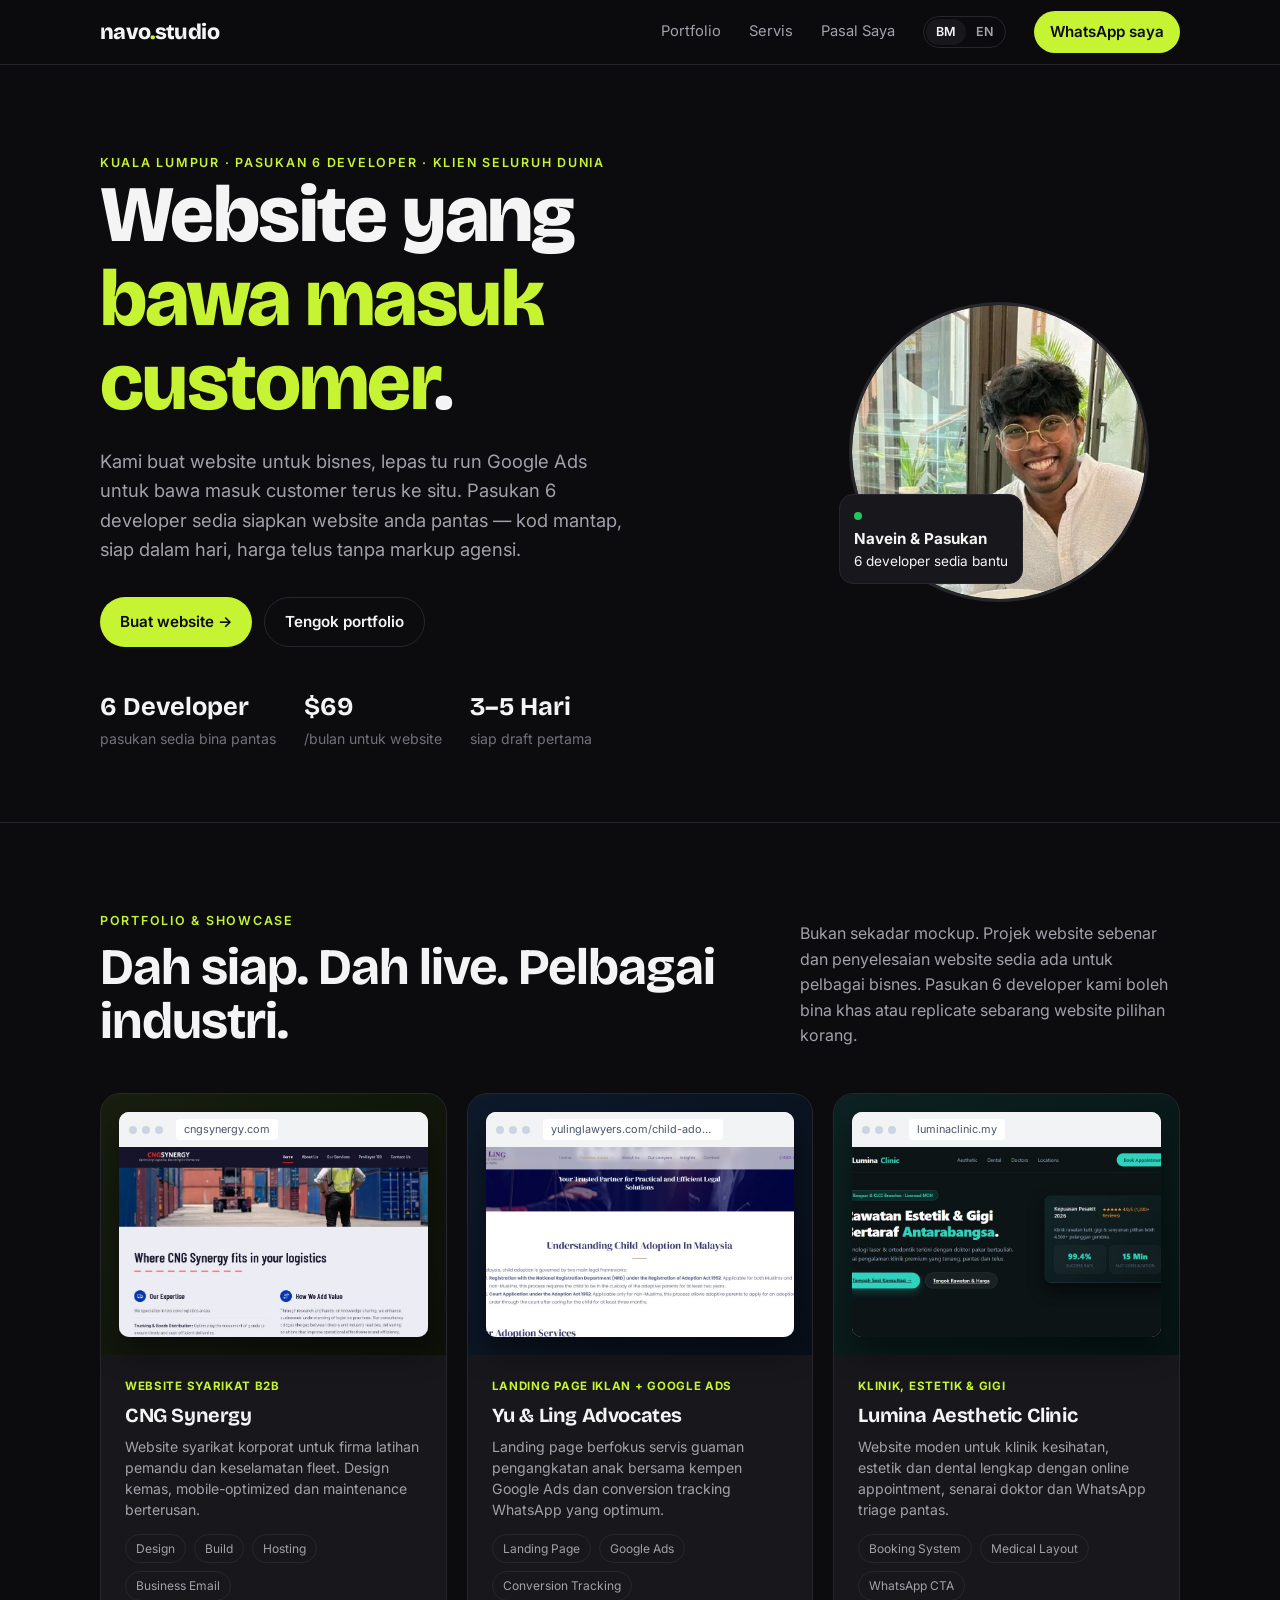
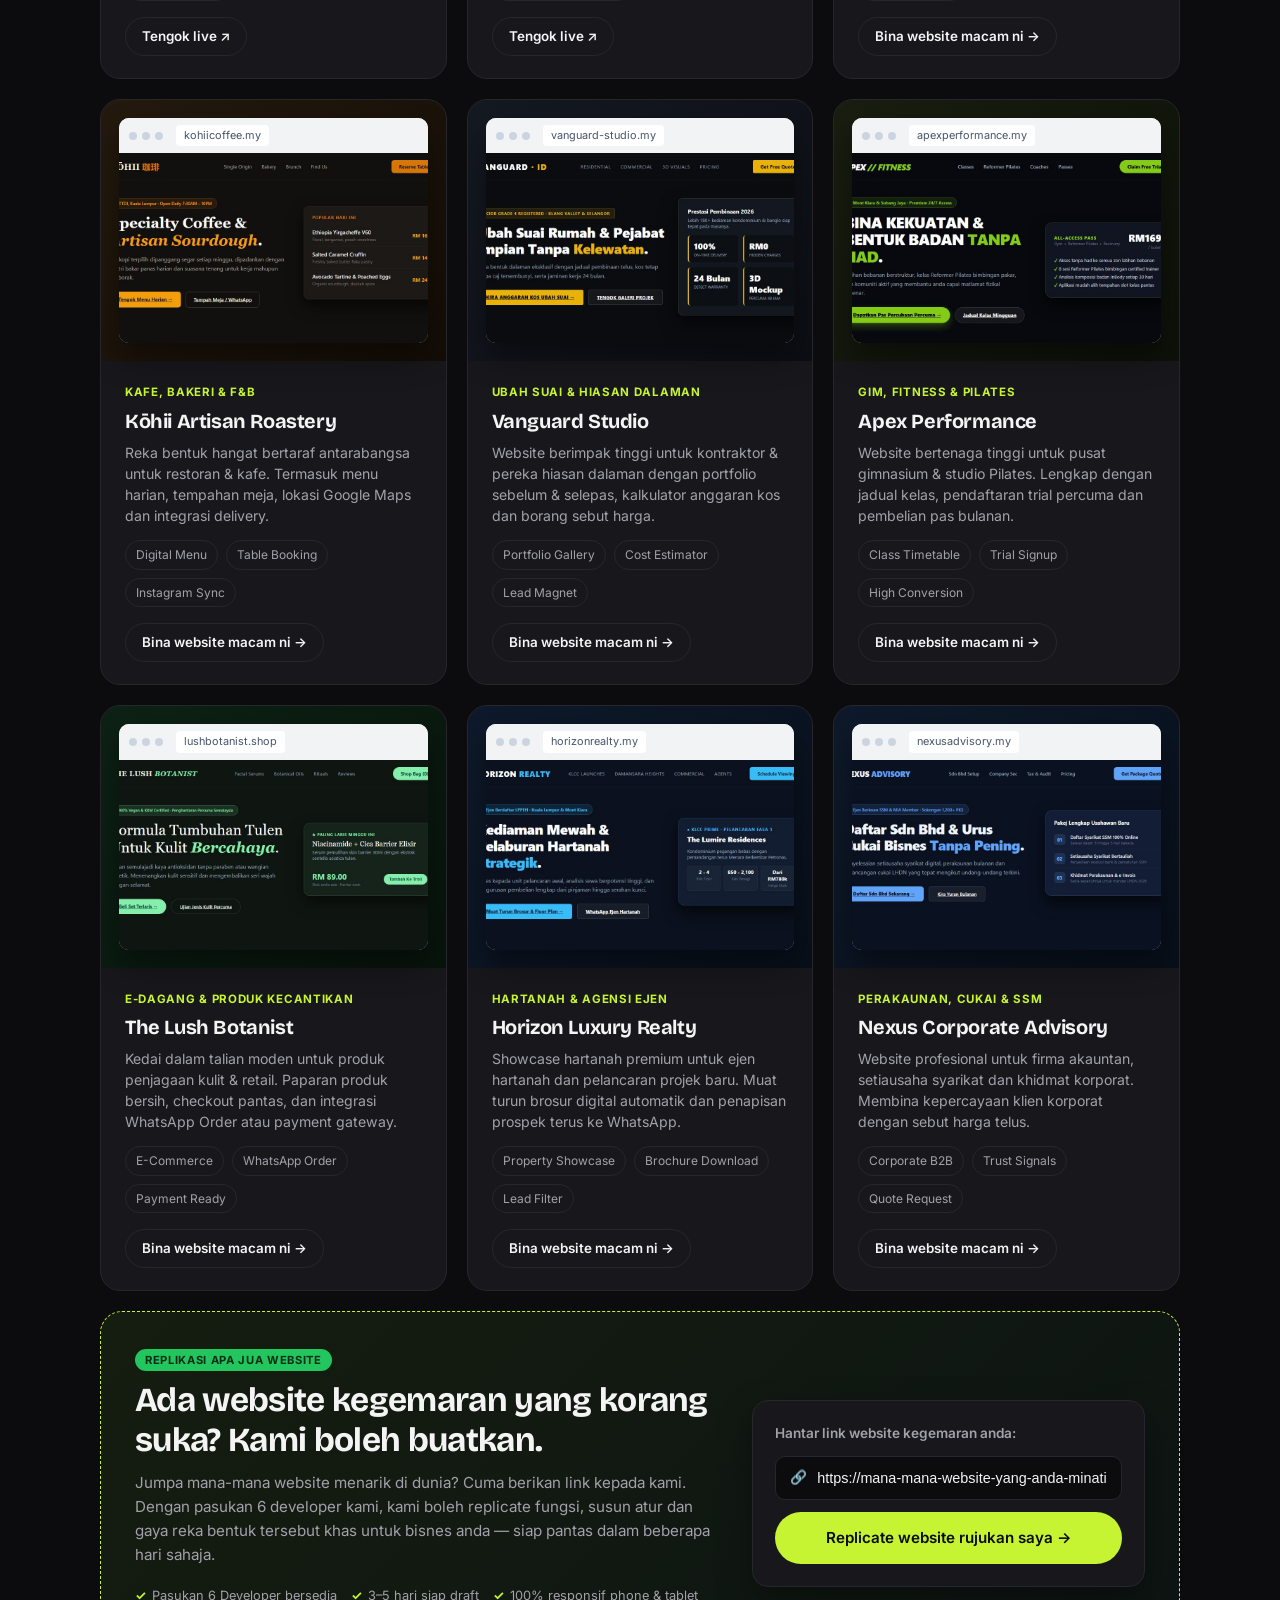
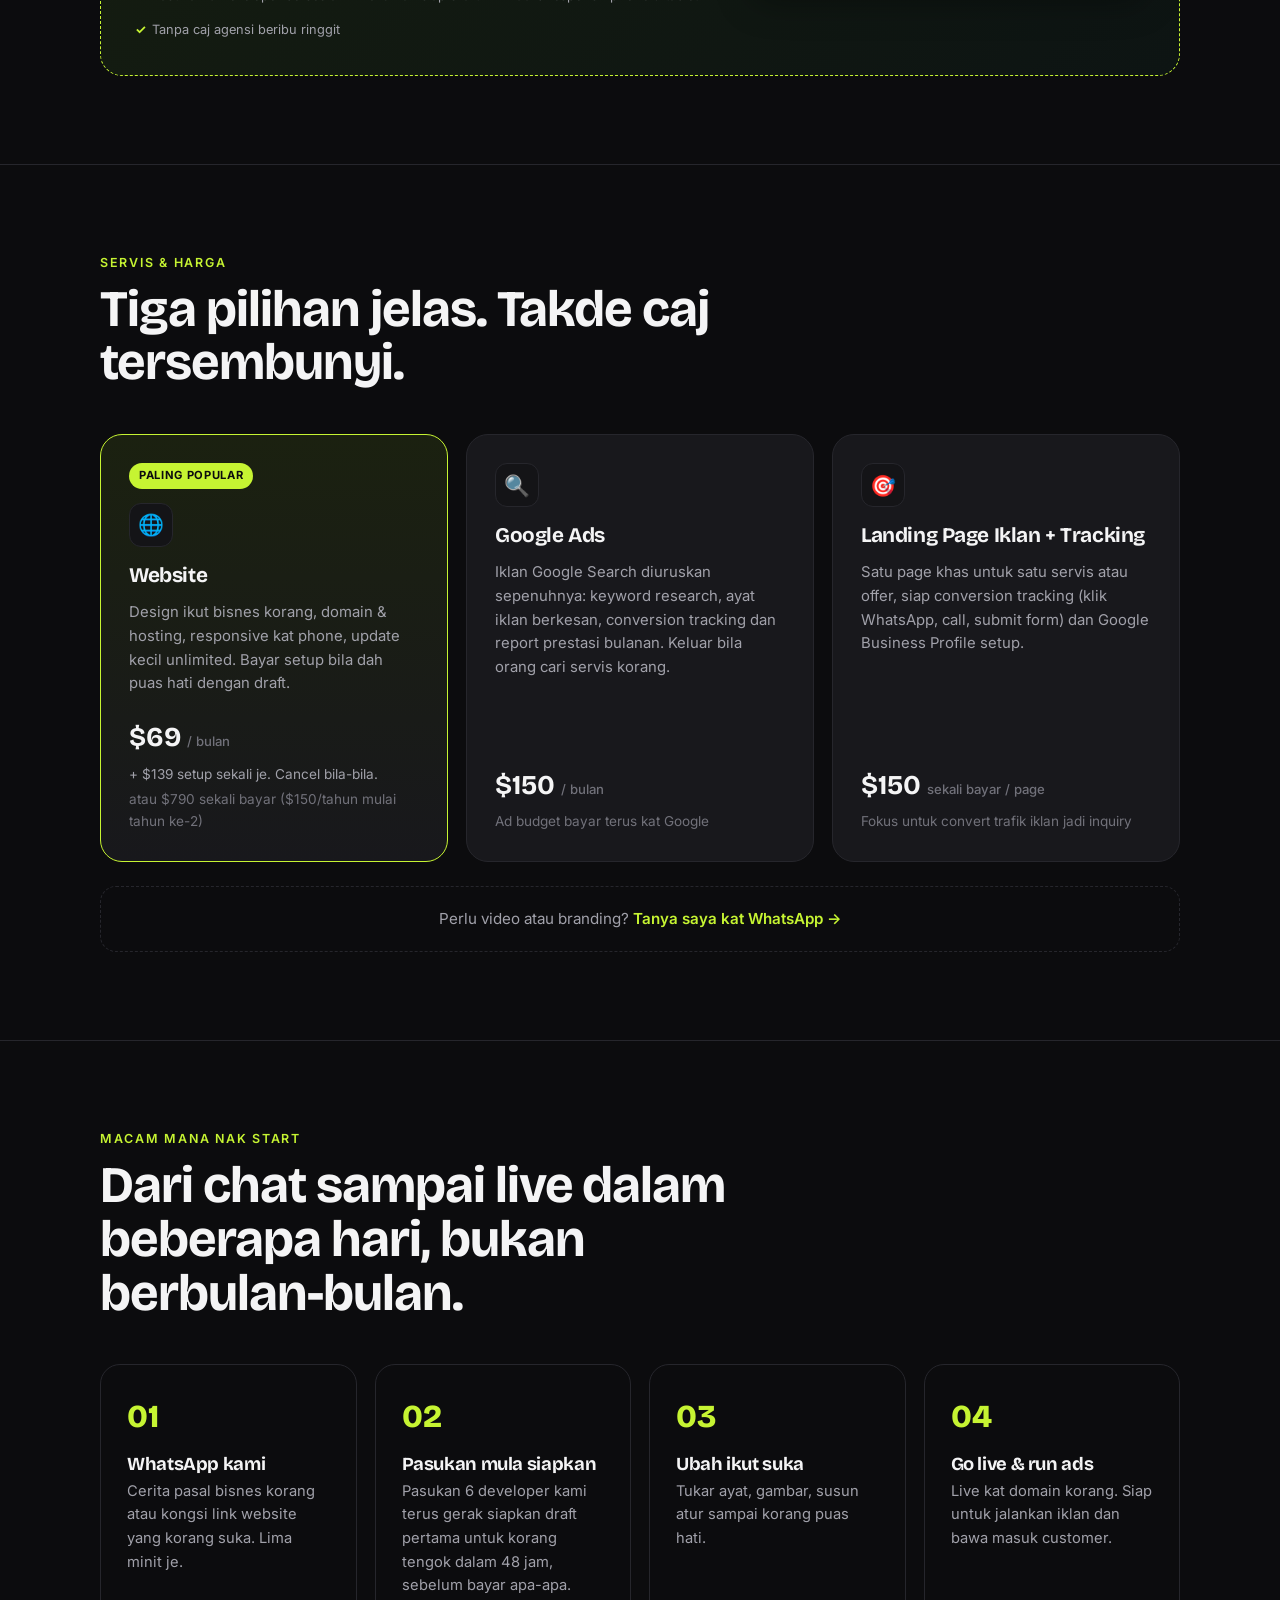
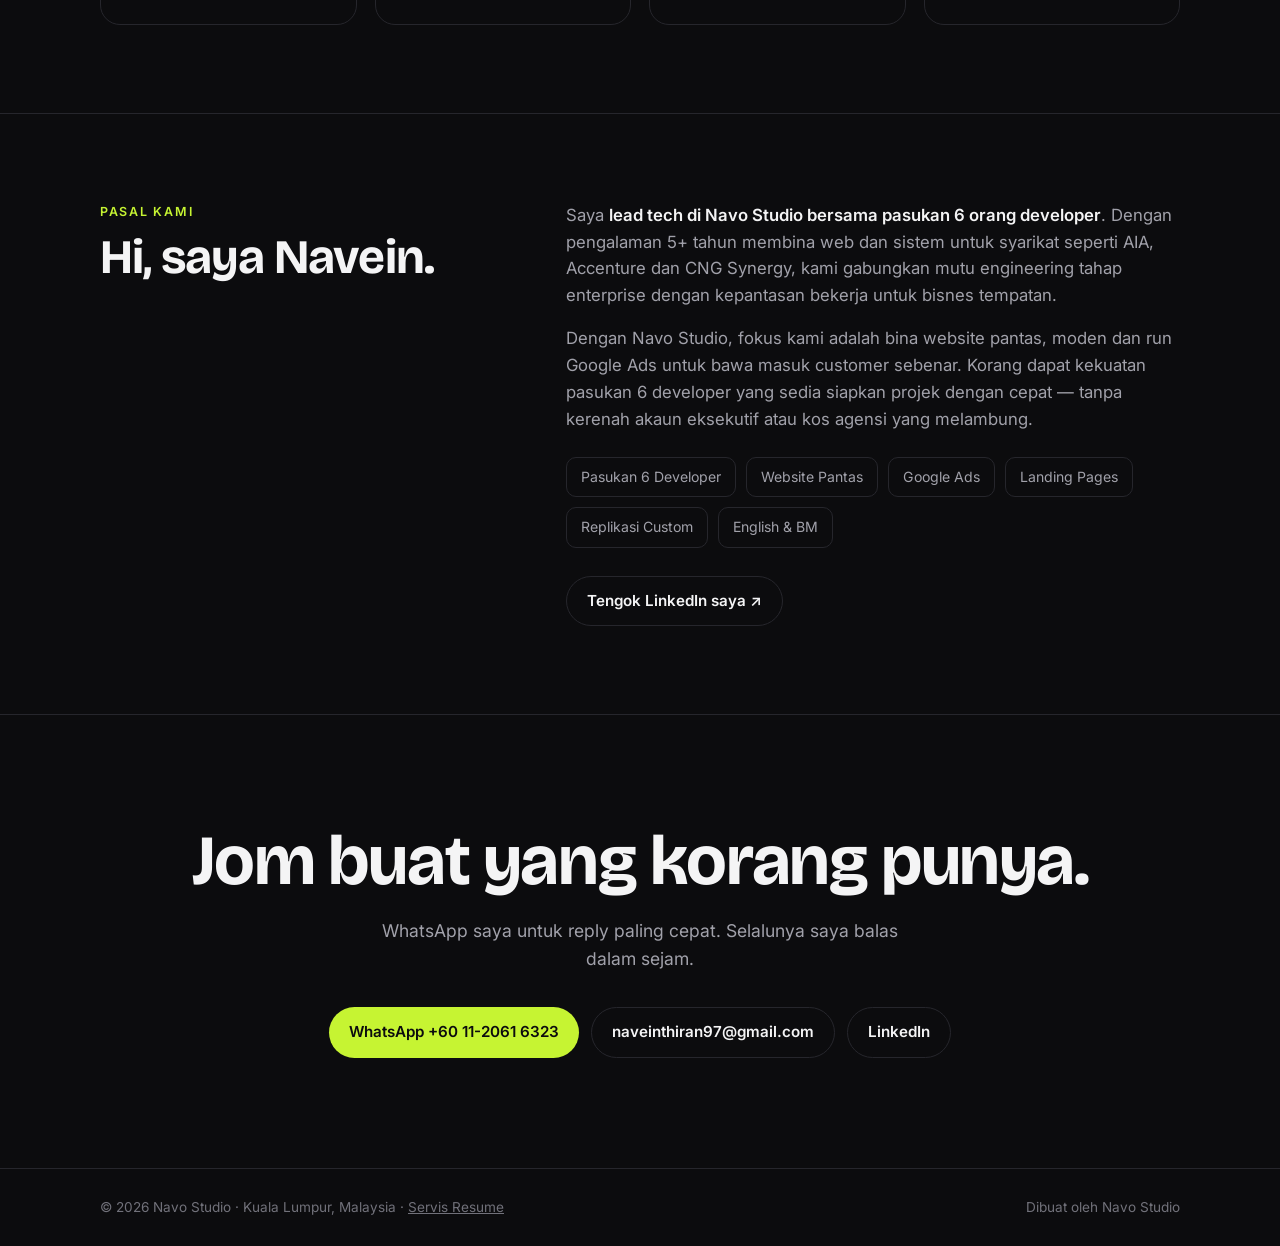
<file: index.html>
<!doctype html>
<html lang="ms">
<head>
<meta charset="utf-8">
<meta name="viewport" content="width=device-width,initial-scale=1">
<title>Navo Studio — Website & Google Ads untuk Bisnes Kecil</title>
<meta name="description" content="Websites and Google Ads for small businesses, from RM149/month, Kuala Lumpur. Bina website pantas dan run Google Ads untuk bawa masuk customer sebenar.">
<meta property="og:title" content="Navo Studio — Website & Google Ads untuk Bisnes Kecil">
<meta property="og:description" content="Websites and Google Ads for small businesses, from RM149/month, Kuala Lumpur.">
<link rel="canonical" href="https://navo-studio.vercel.app/">
<link rel="alternate" hreflang="ms" href="https://navo-studio.vercel.app/">
<link rel="alternate" hreflang="en" href="https://navo-studio.vercel.app/en/">
<link rel="alternate" hreflang="x-default" href="https://navo-studio.vercel.app/">
<meta property="og:locale" content="ms_MY">
<meta property="og:type" content="website">
<meta property="og:url" content="https://navo-studio.vercel.app/">
<meta property="og:image" content="https://navo-studio.vercel.app/assets/og-ms.jpg">
<meta property="og:image:width" content="1200">
<meta property="og:image:height" content="630">
<meta name="twitter:card" content="summary_large_image">
<link rel="preconnect" href="https://fonts.googleapis.com">
<link href="https://fonts.googleapis.com/css2?family=Bricolage+Grotesque:opsz,wght@12..96,500;12..96,700;12..96,800&family=Inter:wght@400;500;600&display=swap" rel="stylesheet">
<link rel="stylesheet" href="assets/site.css">
</head>
<body>

<nav><div class="wrap">
  <a href="#" class="logo">navo<span>.</span>studio</a>
  <div class="navlinks">
    <a href="#work">Portfolio</a><a href="#services">Servis</a><a href="#about">Pasal Saya</a>
    <div class="lang" role="group" aria-label="Bahasa"><span aria-current="true">BM</span><a href="en/" hreflang="en" lang="en">EN</a></div>
    <a href="https://wa.me/601120616323?text=Hi%20Navein%2C%20saya%20ada%20tengok%20Navo%20Studio" class="btn btn-accent" target="_blank" rel="noopener">WhatsApp<span class="wa-word"> saya</span></a>
  </div>
</div></nav>

<header class="hero"><div class="wrap">
  <div>
    <div class="eyebrow">Kuala Lumpur · Pasukan 6 Developer · Klien seluruh dunia</div>
    <h1>Website yang <em>bawa masuk customer</em>.</h1>
    <p class="lead">Kami buat website untuk bisnes, lepas tu run Google Ads untuk bawa masuk customer terus ke situ. Pasukan 6 developer sedia siapkan website anda pantas — kod mantap, siap dalam hari, harga telus tanpa markup agensi.</p>
    <div class="ctas">
      <a href="https://wa.me/601120616323?text=Hi%20Navein%2C%20saya%20nak%20buat%20website" class="btn btn-accent" target="_blank" rel="noopener">Buat website →</a>
      <a href="#work" class="btn btn-ghost">Tengok portfolio</a>
    </div>
    <div class="meta">
      <div><b>6 Developer</b>pasukan sedia bina pantas</div>
      <div><b class="price" data-myr="RM149" data-usd="$69">RM149</b>/bulan untuk website</div>
      <div><b>3–5 Hari</b>siap draft pertama</div>
    </div>
  </div>
  <div class="me">
    <img src="assets/me.webp" alt="Navein Kulaendran, founder Navo Studio" width="300" height="300">
    <div class="tag"><span class="dot"></span><b>Navein & Pasukan</b>6 developer sedia bantu</div>
  </div>
</div></header>

<section id="work"><div class="wrap">
  <div class="head">
    <div><div class="eyebrow">Portfolio & Showcase</div><h2>Dah siap. Dah live. Pelbagai industri.</h2></div>
    <p>Bukan sekadar mockup. Projek website sebenar dan penyelesaian website sedia ada untuk pelbagai bisnes. Pasukan 6 developer kami boleh bina khas atau replicate sebarang website pilihan korang.</p>
  </div>
  <div class="work-grid">
    <!-- 1. CNG Synergy -->
    <div class="w-card">
      <div class="shot"><div class="browser">
        <div class="bar"><i></i><i></i><i></i><span>cngsynergy.com</span></div>
        <div class="frame"><img src="assets/cngsynergy.jpg" alt="Website CNG Synergy" loading="lazy"></div>
      </div></div>
      <div class="body">
        <div class="eyebrow">Website Syarikat B2B</div>
        <h3>CNG Synergy</h3>
        <p>Website syarikat korporat untuk firma latihan pemandu dan keselamatan fleet. Design kemas, mobile-optimized dan maintenance berterusan.</p>
        <div class="chips"><span class="chip">Design</span><span class="chip">Build</span><span class="chip">Hosting</span><span class="chip">Business Email</span></div>
        <a href="https://cngsynergy.com" target="_blank" rel="noopener" class="btn btn-ghost">Tengok live ↗</a>
      </div>
    </div>

    <!-- 2. Yu & Ling Advocates -->
    <div class="w-card">
      <div class="shot shot-blue"><div class="browser">
        <div class="bar"><i></i><i></i><i></i><span>yulinglawyers.com/child-adoption</span></div>
        <div class="frame"><img src="assets/yuling.jpg" alt="Landing page child adoption Yu & Ling Advocates" loading="lazy"></div>
      </div></div>
      <div class="body">
        <div class="eyebrow">Landing Page Iklan + Google Ads</div>
        <h3>Yu & Ling Advocates</h3>
        <p>Landing page berfokus servis guaman pengangkatan anak bersama kempen Google Ads dan conversion tracking WhatsApp yang optimum.</p>
        <div class="chips"><span class="chip">Landing Page</span><span class="chip">Google Ads</span><span class="chip">Conversion Tracking</span></div>
        <a href="https://www.yulinglawyers.com/child-adoption/" target="_blank" rel="noopener" class="btn btn-ghost">Tengok live ↗</a>
      </div>
    </div>

    <!-- 3. Lumina Clinic -->
    <div class="w-card">
      <div class="shot shot-teal"><div class="browser">
        <div class="bar"><i></i><i></i><i></i><span>luminaclinic.my</span></div>
        <div class="frame"><img src="assets/lumina-clinic.jpg" alt="Website Klinik Lumina" loading="lazy"></div>
      </div></div>
      <div class="body">
        <div class="eyebrow">Klinik, Estetik & Gigi</div>
        <h3>Lumina Aesthetic Clinic</h3>
        <p>Website moden untuk klinik kesihatan, estetik dan dental lengkap dengan online appointment, senarai doktor dan WhatsApp triage pantas.</p>
        <div class="chips"><span class="chip">Booking System</span><span class="chip">Medical Layout</span><span class="chip">WhatsApp CTA</span></div>
        <a href="https://wa.me/601120616323?text=Hi%20Navein%2C%20saya%20berminat%20nak%20buat%20website%20klinik%20%2F%20aesthetic%20macam%20Lumina" target="_blank" rel="noopener" class="btn btn-ghost">Bina website macam ni →</a>
      </div>
    </div>

    <!-- 4. Kohii Roastery -->
    <div class="w-card">
      <div class="shot shot-amber"><div class="browser">
        <div class="bar"><i></i><i></i><i></i><span>kohiicoffee.my</span></div>
        <div class="frame"><img src="assets/kohii-cafe.jpg" alt="Website Kafe Kohii" loading="lazy"></div>
      </div></div>
      <div class="body">
        <div class="eyebrow">Kafe, Bakeri & F&B</div>
        <h3>Kōhii Artisan Roastery</h3>
        <p>Reka bentuk hangat bertaraf antarabangsa untuk restoran & kafe. Termasuk menu harian, tempahan meja, lokasi Google Maps dan integrasi delivery.</p>
        <div class="chips"><span class="chip">Digital Menu</span><span class="chip">Table Booking</span><span class="chip">Instagram Sync</span></div>
        <a href="https://wa.me/601120616323?text=Hi%20Navein%2C%20saya%20berminat%20nak%20buat%20website%20kafe%20%2F%20F%26B%20macam%20Kohii" target="_blank" rel="noopener" class="btn btn-ghost">Bina website macam ni →</a>
      </div>
    </div>

    <!-- 5. Vanguard Renovation -->
    <div class="w-card">
      <div class="shot shot-slate"><div class="browser">
        <div class="bar"><i></i><i></i><i></i><span>vanguard-studio.my</span></div>
        <div class="frame"><img src="assets/vanguard-reno.jpg" alt="Website Renovasi Vanguard" loading="lazy"></div>
      </div></div>
      <div class="body">
        <div class="eyebrow">Ubah Suai & Hiasan Dalaman</div>
        <h3>Vanguard Studio</h3>
        <p>Website berimpak tinggi untuk kontraktor & pereka hiasan dalaman dengan portfolio sebelum & selepas, kalkulator anggaran kos dan borang sebut harga.</p>
        <div class="chips"><span class="chip">Portfolio Gallery</span><span class="chip">Cost Estimator</span><span class="chip">Lead Magnet</span></div>
        <a href="https://wa.me/601120616323?text=Hi%20Navein%2C%20saya%20berminat%20nak%20buat%20website%20renovasi%20%2F%20ID%20macam%20Vanguard" target="_blank" rel="noopener" class="btn btn-ghost">Bina website macam ni →</a>
      </div>
    </div>

    <!-- 6. Apex Gym -->
    <div class="w-card">
      <div class="shot"><div class="browser">
        <div class="bar"><i></i><i></i><i></i><span>apexperformance.my</span></div>
        <div class="frame"><img src="assets/apex-gym.jpg" alt="Website Gim Apex" loading="lazy"></div>
      </div></div>
      <div class="body">
        <div class="eyebrow">Gim, Fitness & Pilates</div>
        <h3>Apex Performance</h3>
        <p>Website bertenaga tinggi untuk pusat gimnasium & studio Pilates. Lengkap dengan jadual kelas, pendaftaran trial percuma dan pembelian pas bulanan.</p>
        <div class="chips"><span class="chip">Class Timetable</span><span class="chip">Trial Signup</span><span class="chip">High Conversion</span></div>
        <a href="https://wa.me/601120616323?text=Hi%20Navein%2C%20saya%20berminat%20nak%20buat%20website%20fitness%20%2F%20gym%20macam%20Apex" target="_blank" rel="noopener" class="btn btn-ghost">Bina website macam ni →</a>
      </div>
    </div>

    <!-- 7. The Lush Botanist -->
    <div class="w-card">
      <div class="shot shot-emerald"><div class="browser">
        <div class="bar"><i></i><i></i><i></i><span>lushbotanist.shop</span></div>
        <div class="frame"><img src="assets/lush-botanist.jpg" alt="Website E-dagang Lush Botanist" loading="lazy"></div>
      </div></div>
      <div class="body">
        <div class="eyebrow">E-Dagang & Produk Kecantikan</div>
        <h3>The Lush Botanist</h3>
        <p>Kedai dalam talian moden untuk produk penjagaan kulit & retail. Paparan produk bersih, checkout pantas, dan integrasi WhatsApp Order atau payment gateway.</p>
        <div class="chips"><span class="chip">E-Commerce</span><span class="chip">WhatsApp Order</span><span class="chip">Payment Ready</span></div>
        <a href="https://wa.me/601120616323?text=Hi%20Navein%2C%20saya%20berminat%20nak%20buat%20website%20e-commerce%20macam%20Lush%20Botanist" target="_blank" rel="noopener" class="btn btn-ghost">Bina website macam ni →</a>
      </div>
    </div>

    <!-- 8. Horizon Luxury Realty -->
    <div class="w-card">
      <div class="shot shot-blue"><div class="browser">
        <div class="bar"><i></i><i></i><i></i><span>horizonrealty.my</span></div>
        <div class="frame"><img src="assets/horizon-property.jpg" alt="Website Hartanah Horizon" loading="lazy"></div>
      </div></div>
      <div class="body">
        <div class="eyebrow">Hartanah & Agensi Ejen</div>
        <h3>Horizon Luxury Realty</h3>
        <p>Showcase hartanah premium untuk ejen hartanah dan pelancaran projek baru. Muat turun brosur digital automatik dan penapisan prospek terus ke WhatsApp.</p>
        <div class="chips"><span class="chip">Property Showcase</span><span class="chip">Brochure Download</span><span class="chip">Lead Filter</span></div>
        <a href="https://wa.me/601120616323?text=Hi%20Navein%2C%20saya%20berminat%20nak%20buat%20website%20hartanah%20macam%20Horizon" target="_blank" rel="noopener" class="btn btn-ghost">Bina website macam ni →</a>
      </div>
    </div>

    <!-- 9. Nexus Advisory -->
    <div class="w-card">
      <div class="shot shot-blue"><div class="browser">
        <div class="bar"><i></i><i></i><i></i><span>nexusadvisory.my</span></div>
        <div class="frame"><img src="assets/nexus-advisory.jpg" alt="Website Korporat Nexus" loading="lazy"></div>
      </div></div>
      <div class="body">
        <div class="eyebrow">Perakaunan, Cukai & SSM</div>
        <h3>Nexus Corporate Advisory</h3>
        <p>Website profesional untuk firma akauntan, setiausaha syarikat dan khidmat korporat. Membina kepercayaan klien korporat dengan sebut harga telus.</p>
        <div class="chips"><span class="chip">Corporate B2B</span><span class="chip">Trust Signals</span><span class="chip">Quote Request</span></div>
        <a href="https://wa.me/601120616323?text=Hi%20Navein%2C%20saya%20berminat%20nak%20buat%20website%20korporat%20%2F%20advisory%20macam%20Nexus" target="_blank" rel="noopener" class="btn btn-ghost">Bina website macam ni →</a>
      </div>
    </div>

    <!-- 10. The Replicate Card -->
    <div class="w-replicate">
      <div>
        <span class="badge" style="background:#22c55e;color:#052e16">Replikasi Apa Jua Website</span>
        <h3>Ada website kegemaran yang korang suka? Kami boleh buatkan.</h3>
        <p>Jumpa mana-mana website menarik di dunia? Cuma berikan link kepada kami. Dengan pasukan 6 developer kami, kami boleh replicate fungsi, susun atur dan gaya reka bentuk tersebut khas untuk bisnes anda — siap pantas dalam beberapa hari sahaja.</p>
        <div class="rep-features">
          <span><b>✓</b> Pasukan 6 Developer bersedia</span>
          <span><b>✓</b> 3–5 hari siap draft</span>
          <span><b>✓</b> 100% responsif phone & tablet</span>
          <span><b>✓</b> Tanpa caj agensi beribu ringgit</span>
        </div>
      </div>
      <div class="rep-box">
        <div style="font-size:.85rem;color:var(--mute);font-weight:600">Hantar link website kegemaran anda:</div>
        <div class="rep-input-wrap">
          <span>🔗</span>
          <input type="text" class="rep-input" value="https://mana-mana-website-yang-anda-minati.com" readonly aria-label="Contoh website rujukan">
        </div>
        <a href="https://wa.me/601120616323?text=Hi%20Navein%2C%20saya%20ada%20website%20rujukan%20yang%20saya%20nak%20replicate%20untuk%20bisnes%20saya" target="_blank" rel="noopener" class="btn btn-accent" style="text-align:center;justify-content:center;padding:14px 20px">Replicate website rujukan saya →</a>
      </div>
    </div>
  </div>
</div></section>

<section id="services"><div class="wrap">
  <div class="head">
    <div><div class="eyebrow">Servis & harga</div><h2>Tiga pilihan jelas. Takde caj tersembunyi.</h2></div>
  </div>
  <div class="svc">
    <div class="card hot">
      <span class="badge">Paling popular</span>
      <div class="ic">🌐</div><h3>Website</h3>
      <p>Design ikut bisnes korang, domain & hosting, responsive kat phone, update kecil unlimited. Bayar setup bila dah puas hati dengan draft.</p>
      <div class="price" data-myr="RM149" data-usd="$69">RM149 <small>/ bulan</small></div>
      <div class="alt" style="color:var(--mute)">+ <span class="price-alt" data-myr="RM299" data-usd="$139">RM299</span> setup sekali je. Cancel bila-bila.</div>
      <div class="alt">atau <span class="price-alt" data-myr="RM1,500" data-usd="$790">RM1,500</span> sekali bayar (<span class="price-alt" data-myr="RM300" data-usd="$150">RM300</span>/tahun mulai tahun ke-2)</div>
    </div>
    <div class="card">
      <div class="ic">🔍</div><h3>Google Ads</h3>
      <p>Iklan Google Search diuruskan sepenuhnya: keyword research, ayat iklan berkesan, conversion tracking dan report prestasi bulanan. Keluar bila orang cari servis korang.</p>
      <div class="price" data-myr="RM300" data-usd="$150">RM300 <small>/ bulan</small></div>
      <div class="alt">Ad budget bayar terus kat Google</div>
    </div>
    <div class="card">
      <div class="ic">🎯</div><h3>Landing Page Iklan + Tracking</h3>
      <p>Satu page khas untuk satu servis atau offer, siap conversion tracking (klik WhatsApp, call, submit form) dan Google Business Profile setup.</p>
      <div class="price" data-myr="RM300" data-usd="$150">RM300 <small>sekali bayar / page</small></div>
      <div class="alt">Fokus untuk convert trafik iklan jadi inquiry</div>
    </div>
  </div>
  <div class="svc-extra">
    Perlu video atau branding? <a href="https://wa.me/601120616323?text=Hi%20Navein%2C%20saya%20nak%20tanya%20pasal%20video%2Fbranding" target="_blank" rel="noopener">Tanya saya kat WhatsApp →</a>
  </div>
</div></section>

<section><div class="wrap">
  <div class="head"><div><div class="eyebrow">Macam mana nak start</div><h2>Dari chat sampai live dalam beberapa hari, bukan berbulan-bulan.</h2></div></div>
  <div class="steps">
    <div class="step"><h3>WhatsApp kami</h3><p>Cerita pasal bisnes korang atau kongsi link website yang korang suka. Lima minit je.</p></div>
    <div class="step"><h3>Pasukan mula siapkan</h3><p>Pasukan 6 developer kami terus gerak siapkan draft pertama untuk korang tengok dalam 48 jam, sebelum bayar apa-apa.</p></div>
    <div class="step"><h3>Ubah ikut suka</h3><p>Tukar ayat, gambar, susun atur sampai korang puas hati.</p></div>
    <div class="step"><h3>Go live & run ads</h3><p>Live kat domain korang. Siap untuk jalankan iklan dan bawa masuk customer.</p></div>
  </div>
</div></section>

<section id="about"><div class="wrap about">
  <div><div class="eyebrow">Pasal kami</div><h2 style="font-size:clamp(2rem,4.4vw,3rem);margin-top:10px">Hi, saya Navein.</h2></div>
  <div>
    <p>Saya <b>lead tech di Navo Studio bersama pasukan 6 orang developer</b>. Dengan pengalaman 5+ tahun membina web dan sistem untuk syarikat seperti AIA, Accenture dan CNG Synergy, kami gabungkan mutu engineering tahap enterprise dengan kepantasan bekerja untuk bisnes tempatan.</p>
    <p>Dengan Navo Studio, fokus kami adalah bina website pantas, moden dan run Google Ads untuk bawa masuk customer sebenar. Korang dapat kekuatan pasukan 6 developer yang sedia siapkan projek dengan cepat — tanpa kerenah akaun eksekutif atau kos agensi yang melambung.</p>
    <div class="logos"><span>Pasukan 6 Developer</span><span>Website Pantas</span><span>Google Ads</span><span>Landing Pages</span><span>Replikasi Custom</span><span>English & BM</span></div>
    <div style="margin-top:28px"><a href="https://www.linkedin.com/in/naveinthiran97" target="_blank" rel="noopener" class="btn btn-ghost">Tengok LinkedIn saya ↗</a></div>
  </div>
</div></section>

<section class="contact"><div class="wrap">
  <h2>Jom buat yang korang punya.</h2>
  <p>WhatsApp saya untuk reply paling cepat. Selalunya saya balas dalam sejam.</p>
  <div class="ctas">
    <a href="https://wa.me/601120616323?text=Hi%20Navein%2C%20saya%20ada%20tengok%20Navo%20Studio" class="btn btn-accent" target="_blank" rel="noopener">WhatsApp +60 11-2061 6323</a>
    <a href="mailto:naveinthiran97@gmail.com" class="btn btn-ghost">naveinthiran97@gmail.com</a>
    <a href="https://www.linkedin.com/in/naveinthiran97" class="btn btn-ghost" target="_blank" rel="noopener">LinkedIn</a>
  </div>
</div></section>

<footer><div class="wrap"><span>© 2026 Navo Studio · Kuala Lumpur, Malaysia · <a href="resume.html" style="color:var(--dim);text-decoration:underline">Servis Resume</a></span><span>Dibuat oleh Navo Studio</span></div></footer>

<script>
(function(){
  var tz='';try{tz=Intl.DateTimeFormat().resolvedOptions().timeZone||''}catch(e){}
  var c=/^Asia\/(Kuala_Lumpur|Kuching)$/.test(tz)?'myr':'usd';
  var p=new URLSearchParams(window.location.search);
  if(p.get('cur')==='usd')c='usd';
  if(p.get('cur')==='myr')c='myr';
  if(c==='myr')return;
  document.querySelectorAll('[data-myr]').forEach(function(el){
    var t=el.firstChild; if(t&&t.nodeType===3){t.nodeValue=el.dataset.usd+(el.children.length?' ':'')}
  });
})();
</script>
</body>
</html>
</file>
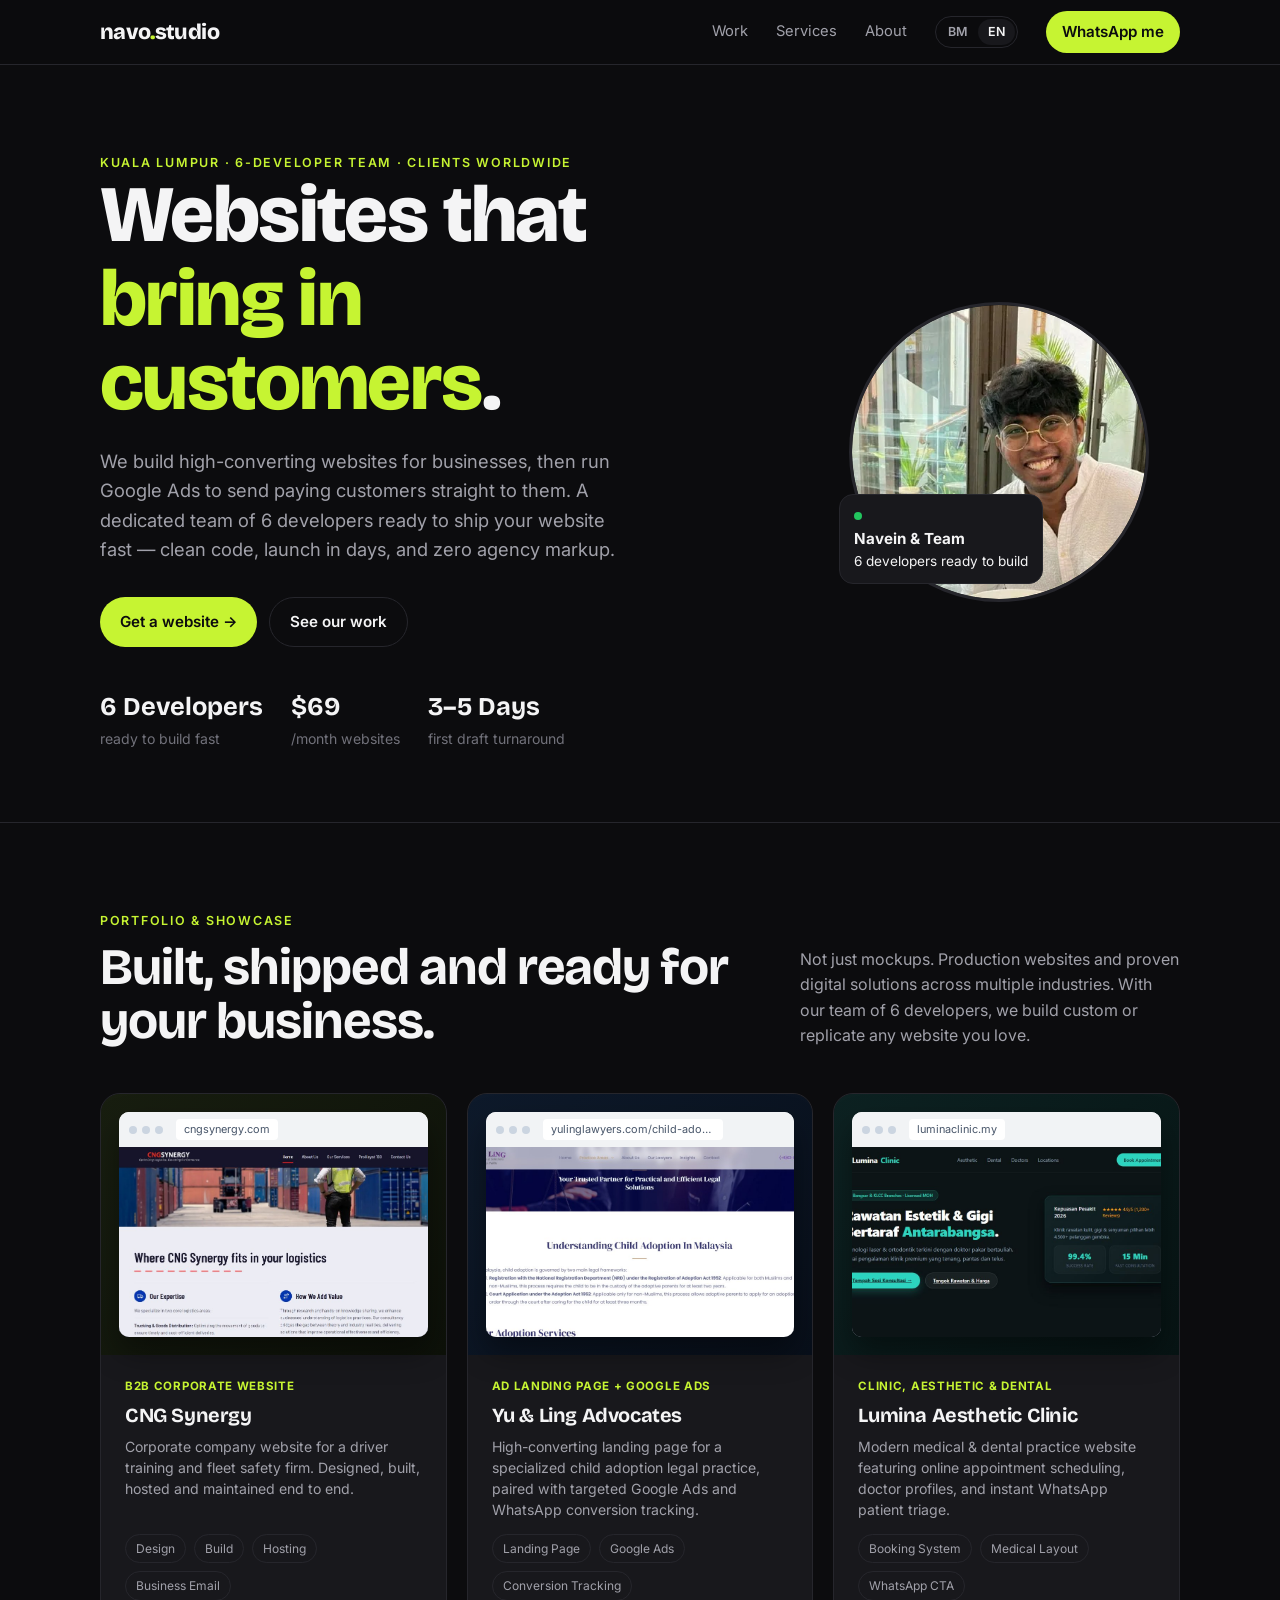
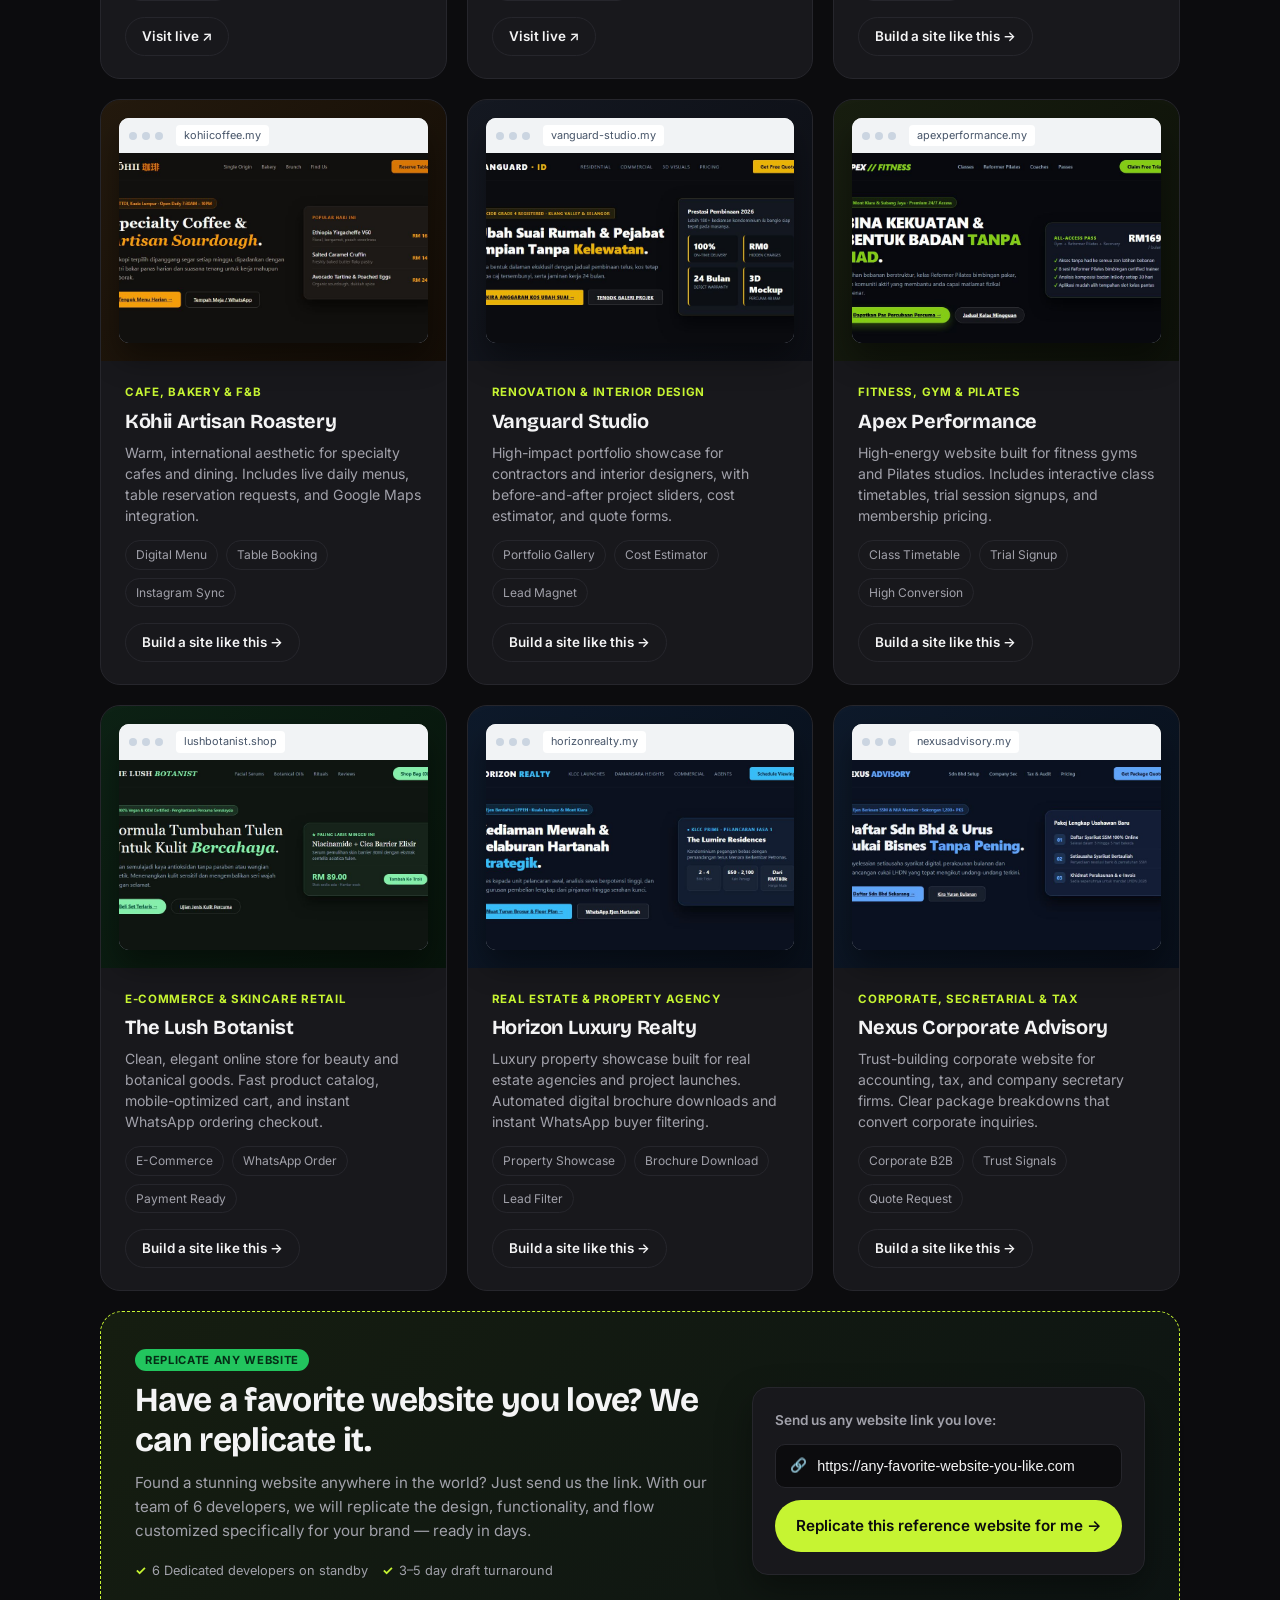
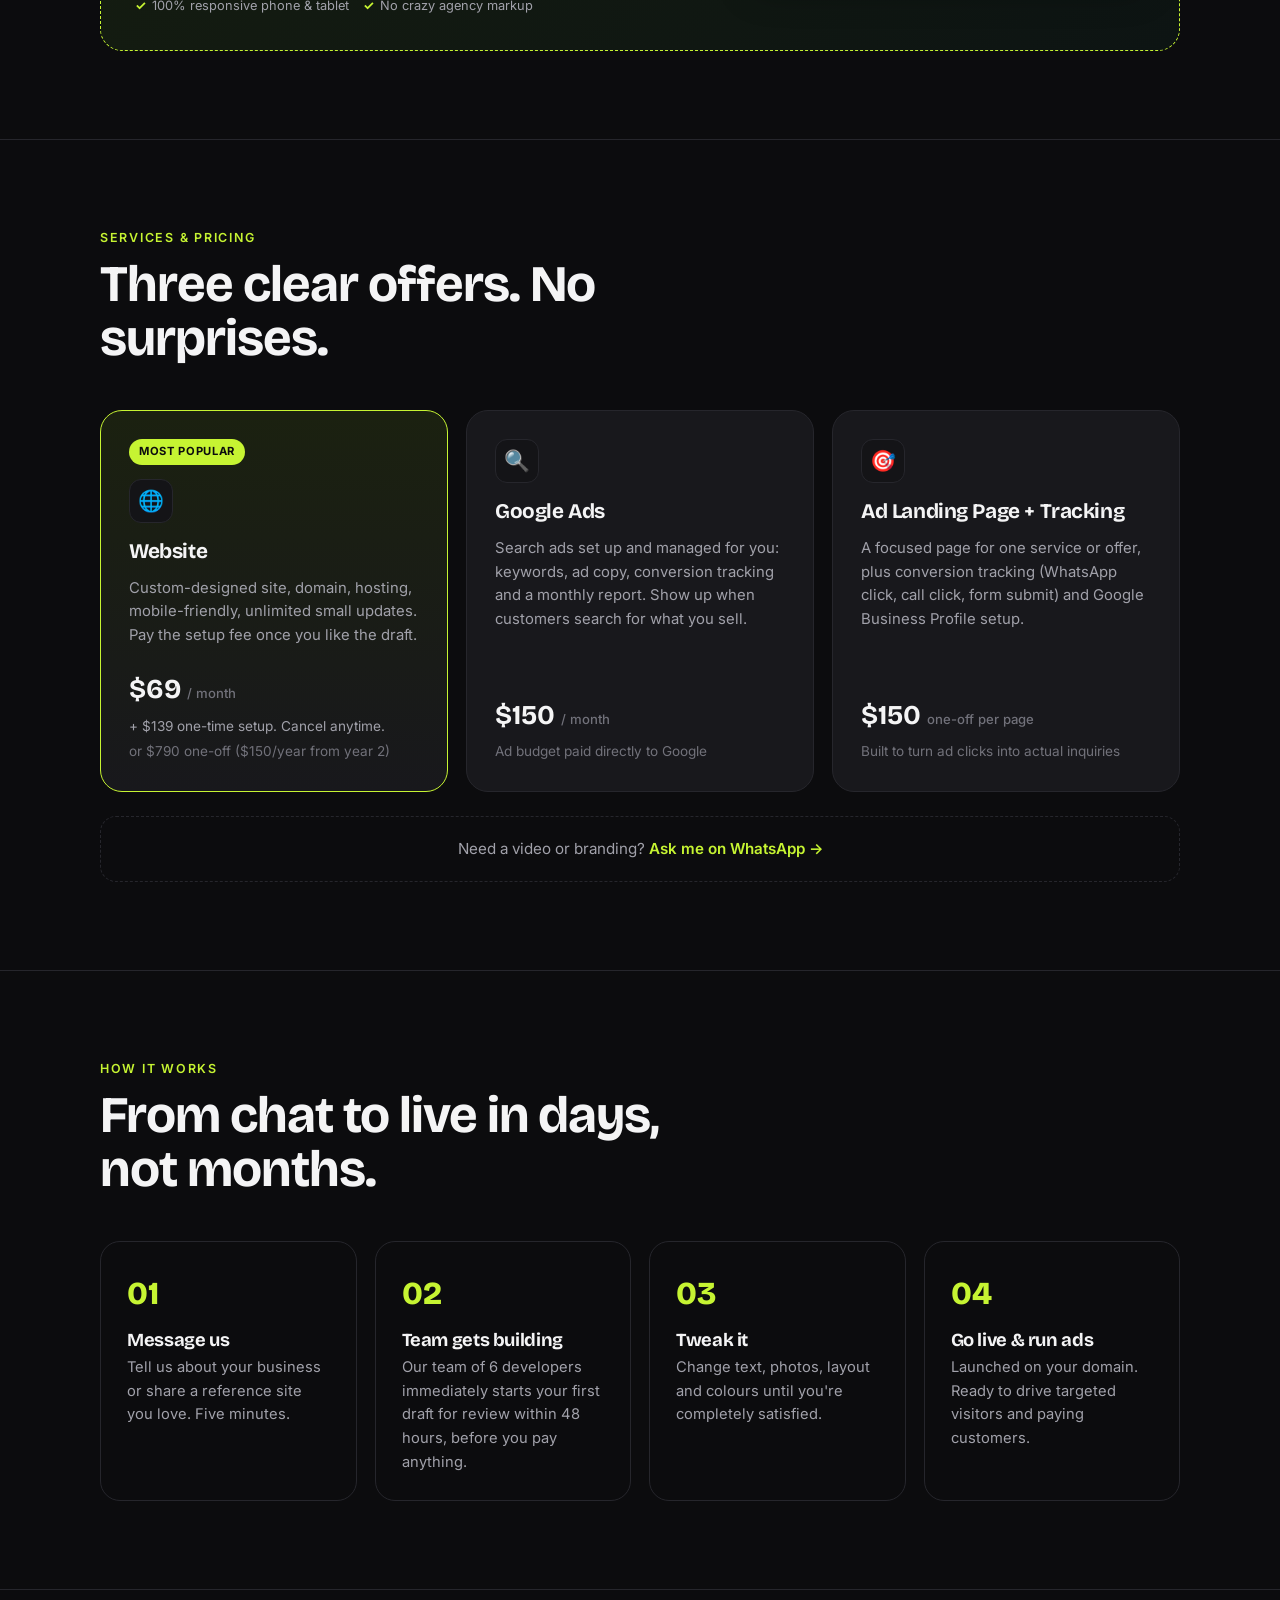
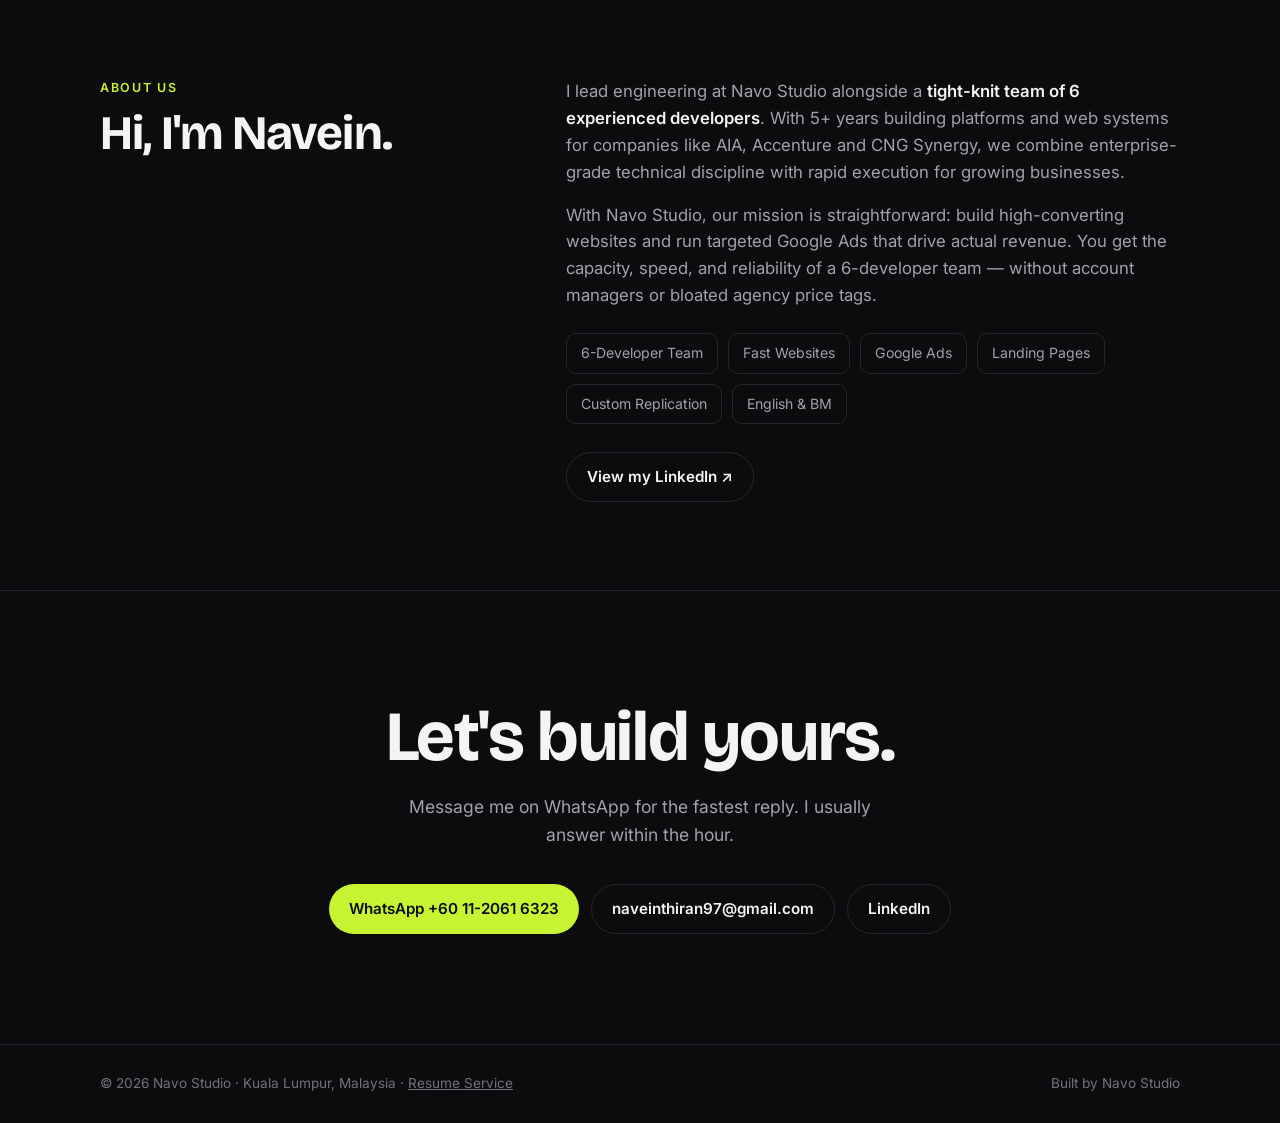
<file: en/index.html>
<!doctype html>
<html lang="en">
<head>
<meta charset="utf-8">
<meta name="viewport" content="width=device-width,initial-scale=1">
<title>Navo Studio — Websites & Google Ads for Small Businesses</title>
<meta name="description" content="Websites and Google Ads for small businesses, from RM149/month, Kuala Lumpur. Custom web development and managed Google Ads to bring in real customers.">
<meta property="og:title" content="Navo Studio — Websites & Google Ads for Small Businesses">
<meta property="og:description" content="Websites and Google Ads for small businesses, from RM149/month, Kuala Lumpur.">
<link rel="canonical" href="https://navo-studio.vercel.app/en/">
<link rel="alternate" hreflang="ms" href="https://navo-studio.vercel.app/">
<link rel="alternate" hreflang="en" href="https://navo-studio.vercel.app/en/">
<link rel="alternate" hreflang="x-default" href="https://navo-studio.vercel.app/">
<meta property="og:locale" content="en_MY">
<meta property="og:type" content="website">
<meta property="og:url" content="https://navo-studio.vercel.app/en/">
<meta property="og:image" content="https://navo-studio.vercel.app/assets/og.jpg">
<meta property="og:image:width" content="1200">
<meta property="og:image:height" content="630">
<meta name="twitter:card" content="summary_large_image">
<link rel="preconnect" href="https://fonts.googleapis.com">
<link href="https://fonts.googleapis.com/css2?family=Bricolage+Grotesque:opsz,wght@12..96,500;12..96,700;12..96,800&family=Inter:wght@400;500;600&display=swap" rel="stylesheet">
<link rel="stylesheet" href="../assets/site.css">
</head>
<body>

<nav><div class="wrap">
  <a href="#" class="logo">navo<span>.</span>studio</a>
  <div class="navlinks">
    <a href="#work">Work</a><a href="#services">Services</a><a href="#about">About</a>
    <div class="lang" role="group" aria-label="Language"><a href="../" hreflang="ms" lang="ms">BM</a><span aria-current="true">EN</span></div>
    <a href="https://wa.me/601120616323?text=Hi%20Navein%2C%20I%20saw%20Navo%20Studio" class="btn btn-accent" target="_blank" rel="noopener">WhatsApp<span class="wa-word"> me</span></a>
  </div>
</div></nav>

<header class="hero"><div class="wrap">
  <div>
    <div class="eyebrow">Kuala Lumpur · 6-Developer Team · Clients worldwide</div>
    <h1>Websites that <em>bring in customers</em>.</h1>
    <p class="lead">We build high-converting websites for businesses, then run Google Ads to send paying customers straight to them. A dedicated team of 6 developers ready to ship your website fast — clean code, launch in days, and zero agency markup.</p>
    <div class="ctas">
      <a href="https://wa.me/601120616323?text=Hi%20Navein%2C%20I%20need%20a%20website" class="btn btn-accent" target="_blank" rel="noopener">Get a website →</a>
      <a href="#work" class="btn btn-ghost">See our work</a>
    </div>
    <div class="meta">
      <div><b>6 Developers</b>ready to build fast</div>
      <div><b class="price" data-myr="RM149" data-usd="$69">RM149</b>/month websites</div>
      <div><b>3–5 Days</b>first draft turnaround</div>
    </div>
  </div>
  <div class="me">
    <img src="../assets/me.webp" alt="Navein Kulaendran, founder of Navo Studio" width="300" height="300">
    <div class="tag"><span class="dot"></span><b>Navein & Team</b>6 developers ready to build</div>
  </div>
</div></header>

<section id="work"><div class="wrap">
  <div class="head">
    <div><div class="eyebrow">Portfolio & Showcase</div><h2>Built, shipped and ready for your business.</h2></div>
    <p>Not just mockups. Production websites and proven digital solutions across multiple industries. With our team of 6 developers, we build custom or replicate any website you love.</p>
  </div>
  <div class="work-grid">
    <!-- 1. CNG Synergy -->
    <div class="w-card">
      <div class="shot"><div class="browser">
        <div class="bar"><i></i><i></i><i></i><span>cngsynergy.com</span></div>
        <div class="frame"><img src="../assets/cngsynergy.jpg" alt="CNG Synergy website" loading="lazy"></div>
      </div></div>
      <div class="body">
        <div class="eyebrow">B2B Corporate Website</div>
        <h3>CNG Synergy</h3>
        <p>Corporate company website for a driver training and fleet safety firm. Designed, built, hosted and maintained end to end.</p>
        <div class="chips"><span class="chip">Design</span><span class="chip">Build</span><span class="chip">Hosting</span><span class="chip">Business Email</span></div>
        <a href="https://cngsynergy.com" target="_blank" rel="noopener" class="btn btn-ghost">Visit live ↗</a>
      </div>
    </div>

    <!-- 2. Yu & Ling Advocates -->
    <div class="w-card">
      <div class="shot shot-blue"><div class="browser">
        <div class="bar"><i></i><i></i><i></i><span>yulinglawyers.com/child-adoption</span></div>
        <div class="frame"><img src="../assets/yuling.jpg" alt="Yu & Ling Advocates landing page" loading="lazy"></div>
      </div></div>
      <div class="body">
        <div class="eyebrow">Ad Landing Page + Google Ads</div>
        <h3>Yu & Ling Advocates</h3>
        <p>High-converting landing page for a specialized child adoption legal practice, paired with targeted Google Ads and WhatsApp conversion tracking.</p>
        <div class="chips"><span class="chip">Landing Page</span><span class="chip">Google Ads</span><span class="chip">Conversion Tracking</span></div>
        <a href="https://www.yulinglawyers.com/child-adoption/" target="_blank" rel="noopener" class="btn btn-ghost">Visit live ↗</a>
      </div>
    </div>

    <!-- 3. Lumina Clinic -->
    <div class="w-card">
      <div class="shot shot-teal"><div class="browser">
        <div class="bar"><i></i><i></i><i></i><span>luminaclinic.my</span></div>
        <div class="frame"><img src="../assets/lumina-clinic.jpg" alt="Lumina Clinic website" loading="lazy"></div>
      </div></div>
      <div class="body">
        <div class="eyebrow">Clinic, Aesthetic & Dental</div>
        <h3>Lumina Aesthetic Clinic</h3>
        <p>Modern medical & dental practice website featuring online appointment scheduling, doctor profiles, and instant WhatsApp patient triage.</p>
        <div class="chips"><span class="chip">Booking System</span><span class="chip">Medical Layout</span><span class="chip">WhatsApp CTA</span></div>
        <a href="https://wa.me/601120616323?text=Hi%20Navein%2C%20I%27m%20interested%20in%20a%20clinic%20%2F%20medical%20website%20like%20Lumina" target="_blank" rel="noopener" class="btn btn-ghost">Build a site like this →</a>
      </div>
    </div>

    <!-- 4. Kohii Roastery -->
    <div class="w-card">
      <div class="shot shot-amber"><div class="browser">
        <div class="bar"><i></i><i></i><i></i><span>kohiicoffee.my</span></div>
        <div class="frame"><img src="../assets/kohii-cafe.jpg" alt="Kohii Cafe website" loading="lazy"></div>
      </div></div>
      <div class="body">
        <div class="eyebrow">Cafe, Bakery & F&B</div>
        <h3>Kōhii Artisan Roastery</h3>
        <p>Warm, international aesthetic for specialty cafes and dining. Includes live daily menus, table reservation requests, and Google Maps integration.</p>
        <div class="chips"><span class="chip">Digital Menu</span><span class="chip">Table Booking</span><span class="chip">Instagram Sync</span></div>
        <a href="https://wa.me/601120616323?text=Hi%20Navein%2C%20I%27m%20interested%20in%20a%20cafe%20%2F%20dining%20website%20like%20Kohii" target="_blank" rel="noopener" class="btn btn-ghost">Build a site like this →</a>
      </div>
    </div>

    <!-- 5. Vanguard Renovation -->
    <div class="w-card">
      <div class="shot shot-slate"><div class="browser">
        <div class="bar"><i></i><i></i><i></i><span>vanguard-studio.my</span></div>
        <div class="frame"><img src="../assets/vanguard-reno.jpg" alt="Vanguard Renovation website" loading="lazy"></div>
      </div></div>
      <div class="body">
        <div class="eyebrow">Renovation & Interior Design</div>
        <h3>Vanguard Studio</h3>
        <p>High-impact portfolio showcase for contractors and interior designers, with before-and-after project sliders, cost estimator, and quote forms.</p>
        <div class="chips"><span class="chip">Portfolio Gallery</span><span class="chip">Cost Estimator</span><span class="chip">Lead Magnet</span></div>
        <a href="https://wa.me/601120616323?text=Hi%20Navein%2C%20I%27m%20interested%20in%20a%20renovation%20%2F%20interior%20site%20like%20Vanguard" target="_blank" rel="noopener" class="btn btn-ghost">Build a site like this →</a>
      </div>
    </div>

    <!-- 6. Apex Gym -->
    <div class="w-card">
      <div class="shot"><div class="browser">
        <div class="bar"><i></i><i></i><i></i><span>apexperformance.my</span></div>
        <div class="frame"><img src="../assets/apex-gym.jpg" alt="Apex Gym website" loading="lazy"></div>
      </div></div>
      <div class="body">
        <div class="eyebrow">Fitness, Gym & Pilates</div>
        <h3>Apex Performance</h3>
        <p>High-energy website built for fitness gyms and Pilates studios. Includes interactive class timetables, trial session signups, and membership pricing.</p>
        <div class="chips"><span class="chip">Class Timetable</span><span class="chip">Trial Signup</span><span class="chip">High Conversion</span></div>
        <a href="https://wa.me/601120616323?text=Hi%20Navein%2C%20I%27m%20interested%20in%20a%20fitness%20%2F%20gym%20site%20like%20Apex" target="_blank" rel="noopener" class="btn btn-ghost">Build a site like this →</a>
      </div>
    </div>

    <!-- 7. The Lush Botanist -->
    <div class="w-card">
      <div class="shot shot-emerald"><div class="browser">
        <div class="bar"><i></i><i></i><i></i><span>lushbotanist.shop</span></div>
        <div class="frame"><img src="../assets/lush-botanist.jpg" alt="Lush Botanist website" loading="lazy"></div>
      </div></div>
      <div class="body">
        <div class="eyebrow">E-Commerce & Skincare Retail</div>
        <h3>The Lush Botanist</h3>
        <p>Clean, elegant online store for beauty and botanical goods. Fast product catalog, mobile-optimized cart, and instant WhatsApp ordering checkout.</p>
        <div class="chips"><span class="chip">E-Commerce</span><span class="chip">WhatsApp Order</span><span class="chip">Payment Ready</span></div>
        <a href="https://wa.me/601120616323?text=Hi%20Navein%2C%20I%27m%20interested%20in%20an%20e-commerce%20store%20like%20Lush%20Botanist" target="_blank" rel="noopener" class="btn btn-ghost">Build a site like this →</a>
      </div>
    </div>

    <!-- 8. Horizon Luxury Realty -->
    <div class="w-card">
      <div class="shot shot-blue"><div class="browser">
        <div class="bar"><i></i><i></i><i></i><span>horizonrealty.my</span></div>
        <div class="frame"><img src="../assets/horizon-property.jpg" alt="Horizon Property website" loading="lazy"></div>
      </div></div>
      <div class="body">
        <div class="eyebrow">Real Estate & Property Agency</div>
        <h3>Horizon Luxury Realty</h3>
        <p>Luxury property showcase built for real estate agencies and project launches. Automated digital brochure downloads and instant WhatsApp buyer filtering.</p>
        <div class="chips"><span class="chip">Property Showcase</span><span class="chip">Brochure Download</span><span class="chip">Lead Filter</span></div>
        <a href="https://wa.me/601120616323?text=Hi%20Navein%2C%20I%27m%20interested%20in%20a%20real%20estate%20site%20like%20Horizon" target="_blank" rel="noopener" class="btn btn-ghost">Build a site like this →</a>
      </div>
    </div>

    <!-- 9. Nexus Advisory -->
    <div class="w-card">
      <div class="shot shot-blue"><div class="browser">
        <div class="bar"><i></i><i></i><i></i><span>nexusadvisory.my</span></div>
        <div class="frame"><img src="../assets/nexus-advisory.jpg" alt="Nexus Corporate website" loading="lazy"></div>
      </div></div>
      <div class="body">
        <div class="eyebrow">Corporate, Secretarial & Tax</div>
        <h3>Nexus Corporate Advisory</h3>
        <p>Trust-building corporate website for accounting, tax, and company secretary firms. Clear package breakdowns that convert corporate inquiries.</p>
        <div class="chips"><span class="chip">Corporate B2B</span><span class="chip">Trust Signals</span><span class="chip">Quote Request</span></div>
        <a href="https://wa.me/601120616323?text=Hi%20Navein%2C%20I%27m%20interested%20in%20a%20corporate%20advisory%20site%20like%20Nexus" target="_blank" rel="noopener" class="btn btn-ghost">Build a site like this →</a>
      </div>
    </div>

    <!-- 10. The Replicate Card -->
    <div class="w-replicate">
      <div>
        <span class="badge" style="background:#22c55e;color:#052e16">Replicate Any Website</span>
        <h3>Have a favorite website you love? We can replicate it.</h3>
        <p>Found a stunning website anywhere in the world? Just send us the link. With our team of 6 developers, we will replicate the design, functionality, and flow customized specifically for your brand — ready in days.</p>
        <div class="rep-features">
          <span><b>✓</b> 6 Dedicated developers on standby</span>
          <span><b>✓</b> 3–5 day draft turnaround</span>
          <span><b>✓</b> 100% responsive phone & tablet</span>
          <span><b>✓</b> No crazy agency markup</span>
        </div>
      </div>
      <div class="rep-box">
        <div style="font-size:.85rem;color:var(--mute);font-weight:600">Send us any website link you love:</div>
        <div class="rep-input-wrap">
          <span>🔗</span>
          <input type="text" class="rep-input" value="https://any-favorite-website-you-like.com" readonly aria-label="Reference website link">
        </div>
        <a href="https://wa.me/601120616323?text=Hi%20Navein%2C%20I%20have%20a%20reference%20website%20I%20want%20to%20replicate%20for%20my%20business" target="_blank" rel="noopener" class="btn btn-accent" style="text-align:center;justify-content:center;padding:14px 20px">Replicate this reference website for me →</a>
      </div>
    </div>
  </div>
</div></section>

<section id="services"><div class="wrap">
  <div class="head">
    <div><div class="eyebrow">Services & pricing</div><h2>Three clear offers. No surprises.</h2></div>
  </div>
  <div class="svc">
    <div class="card hot">
      <span class="badge">Most popular</span>
      <div class="ic">🌐</div><h3>Website</h3>
      <p>Custom-designed site, domain, hosting, mobile-friendly, unlimited small updates. Pay the setup fee once you like the draft.</p>
      <div class="price" data-myr="RM149" data-usd="$69">RM149 <small>/ month</small></div>
      <div class="alt" style="color:var(--mute)">+ <span class="price-alt" data-myr="RM299" data-usd="$139">RM299</span> one-time setup. Cancel anytime.</div>
      <div class="alt">or <span class="price-alt" data-myr="RM1,500" data-usd="$790">RM1,500</span> one-off (<span class="price-alt" data-myr="RM300" data-usd="$150">RM300</span>/year from year 2)</div>
    </div>
    <div class="card">
      <div class="ic">🔍</div><h3>Google Ads</h3>
      <p>Search ads set up and managed for you: keywords, ad copy, conversion tracking and a monthly report. Show up when customers search for what you sell.</p>
      <div class="price" data-myr="RM300" data-usd="$150">RM300 <small>/ month</small></div>
      <div class="alt">Ad budget paid directly to Google</div>
    </div>
    <div class="card">
      <div class="ic">🎯</div><h3>Ad Landing Page + Tracking</h3>
      <p>A focused page for one service or offer, plus conversion tracking (WhatsApp click, call click, form submit) and Google Business Profile setup.</p>
      <div class="price" data-myr="RM300" data-usd="$150">RM300 <small>one-off per page</small></div>
      <div class="alt">Built to turn ad clicks into actual inquiries</div>
    </div>
  </div>
  <div class="svc-extra">
    Need a video or branding? <a href="https://wa.me/601120616323?text=Hi%20Navein%2C%20I%20have%20a%20question%20about%20a%20video%20or%20branding" target="_blank" rel="noopener">Ask me on WhatsApp →</a>
  </div>
</div></section>

<section><div class="wrap">
  <div class="head"><div><div class="eyebrow">How it works</div><h2>From chat to live in days, not months.</h2></div></div>
  <div class="steps">
    <div class="step"><h3>Message us</h3><p>Tell us about your business or share a reference site you love. Five minutes.</p></div>
    <div class="step"><h3>Team gets building</h3><p>Our team of 6 developers immediately starts your first draft for review within 48 hours, before you pay anything.</p></div>
    <div class="step"><h3>Tweak it</h3><p>Change text, photos, layout and colours until you're completely satisfied.</p></div>
    <div class="step"><h3>Go live & run ads</h3><p>Launched on your domain. Ready to drive targeted visitors and paying customers.</p></div>
  </div>
</div></section>

<section id="about"><div class="wrap about">
  <div><div class="eyebrow">About us</div><h2 style="font-size:clamp(2rem,4.4vw,3rem);margin-top:10px">Hi, I'm Navein.</h2></div>
  <div>
    <p>I lead engineering at Navo Studio alongside a <b>tight-knit team of 6 experienced developers</b>. With 5+ years building platforms and web systems for companies like AIA, Accenture and CNG Synergy, we combine enterprise-grade technical discipline with rapid execution for growing businesses.</p>
    <p>With Navo Studio, our mission is straightforward: build high-converting websites and run targeted Google Ads that drive actual revenue. You get the capacity, speed, and reliability of a 6-developer team — without account managers or bloated agency price tags.</p>
    <div class="logos"><span>6-Developer Team</span><span>Fast Websites</span><span>Google Ads</span><span>Landing Pages</span><span>Custom Replication</span><span>English & BM</span></div>
    <div style="margin-top:28px"><a href="https://www.linkedin.com/in/naveinthiran97" target="_blank" rel="noopener" class="btn btn-ghost">View my LinkedIn ↗</a></div>
  </div>
</div></section>

<section class="contact"><div class="wrap">
  <h2>Let's build yours.</h2>
  <p>Message me on WhatsApp for the fastest reply. I usually answer within the hour.</p>
  <div class="ctas">
    <a href="https://wa.me/601120616323?text=Hi%20Navein%2C%20I%20saw%20Navo%20Studio" class="btn btn-accent" target="_blank" rel="noopener">WhatsApp +60 11-2061 6323</a>
    <a href="mailto:naveinthiran97@gmail.com" class="btn btn-ghost">naveinthiran97@gmail.com</a>
    <a href="https://www.linkedin.com/in/naveinthiran97" class="btn btn-ghost" target="_blank" rel="noopener">LinkedIn</a>
  </div>
</div></section>

<footer><div class="wrap"><span>© 2026 Navo Studio · Kuala Lumpur, Malaysia · <a href="resume.html" style="color:var(--dim);text-decoration:underline">Resume Service</a></span><span>Built by Navo Studio</span></div></footer>

<script>
(function(){
  var tz='';try{tz=Intl.DateTimeFormat().resolvedOptions().timeZone||''}catch(e){}
  var c=/^Asia\/(Kuala_Lumpur|Kuching)$/.test(tz)?'myr':'usd';
  var p=new URLSearchParams(window.location.search);
  if(p.get('cur')==='usd')c='usd';
  if(p.get('cur')==='myr')c='myr';
  if(c==='myr')return;
  document.querySelectorAll('[data-myr]').forEach(function(el){
    var t=el.firstChild; if(t&&t.nodeType===3){t.nodeValue=el.dataset.usd+(el.children.length?' ':'')}
  });
})();
</script>
</body>
</html>
</file>
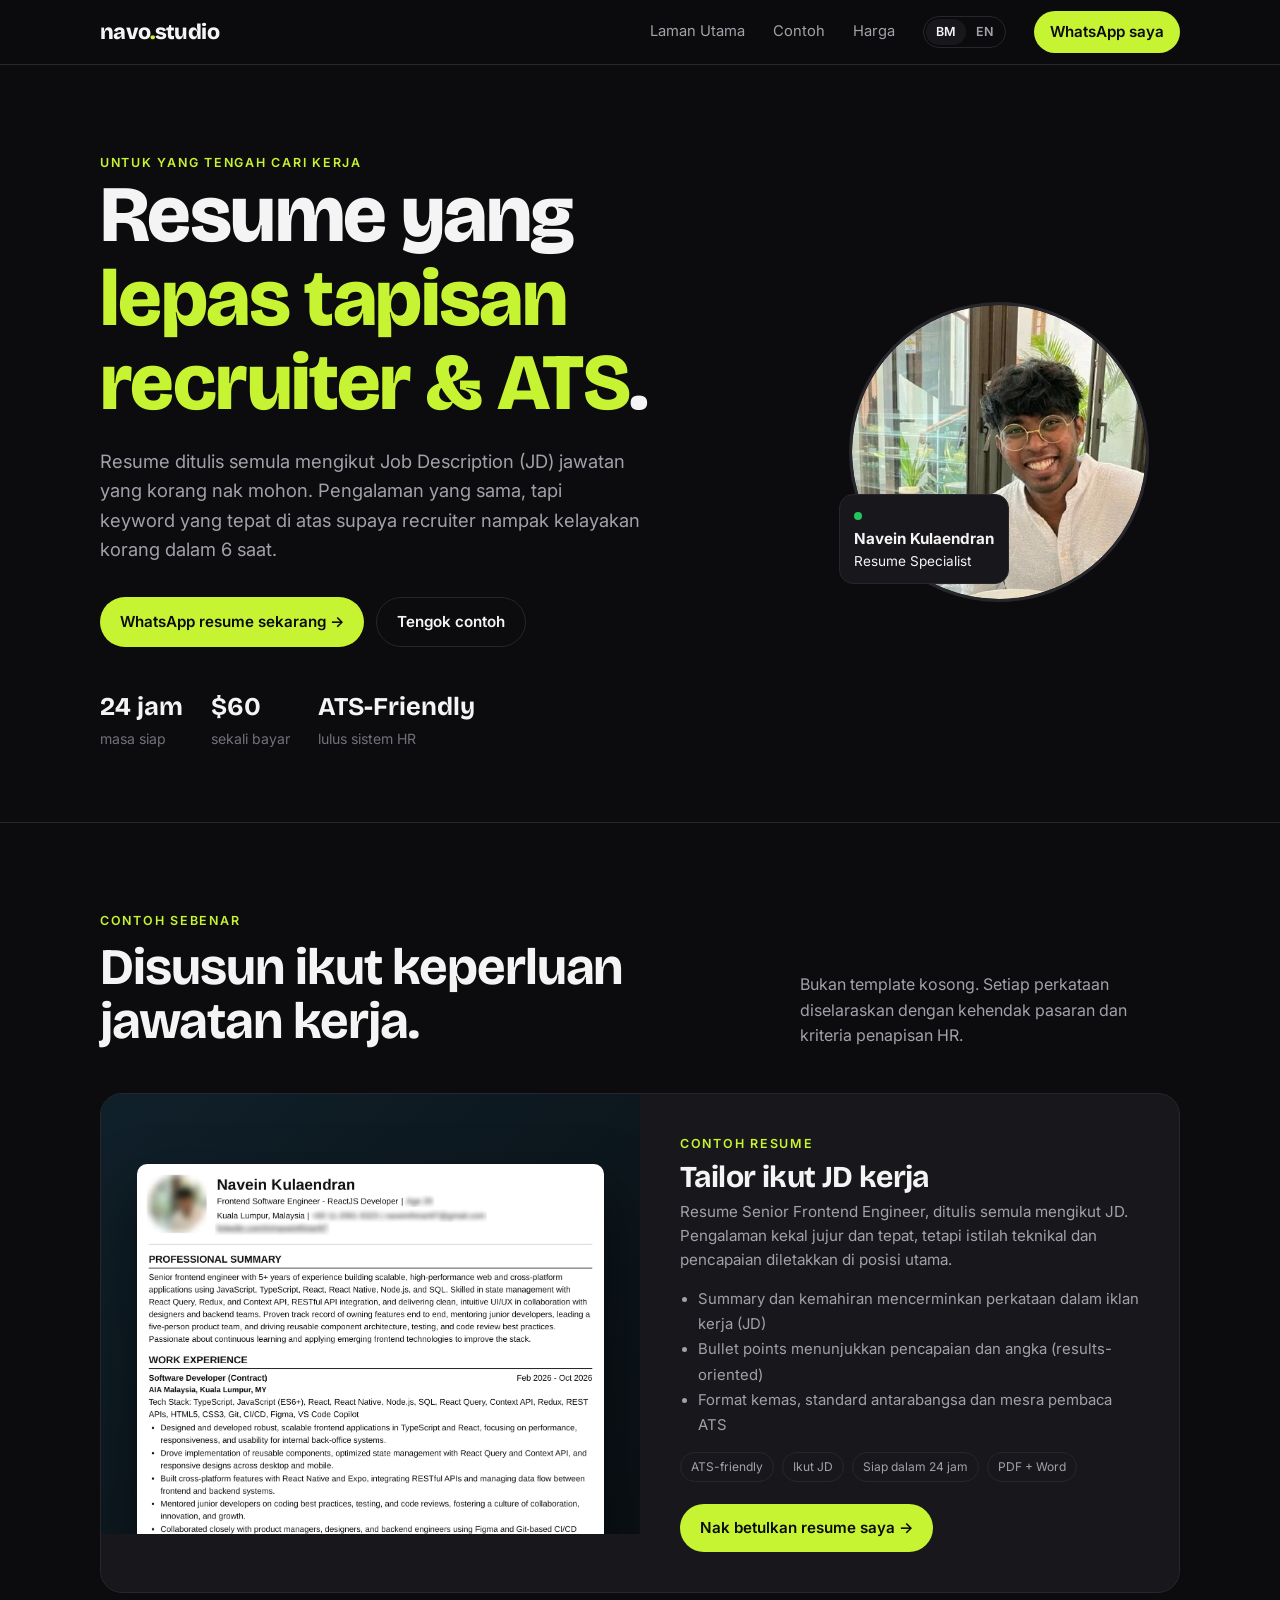
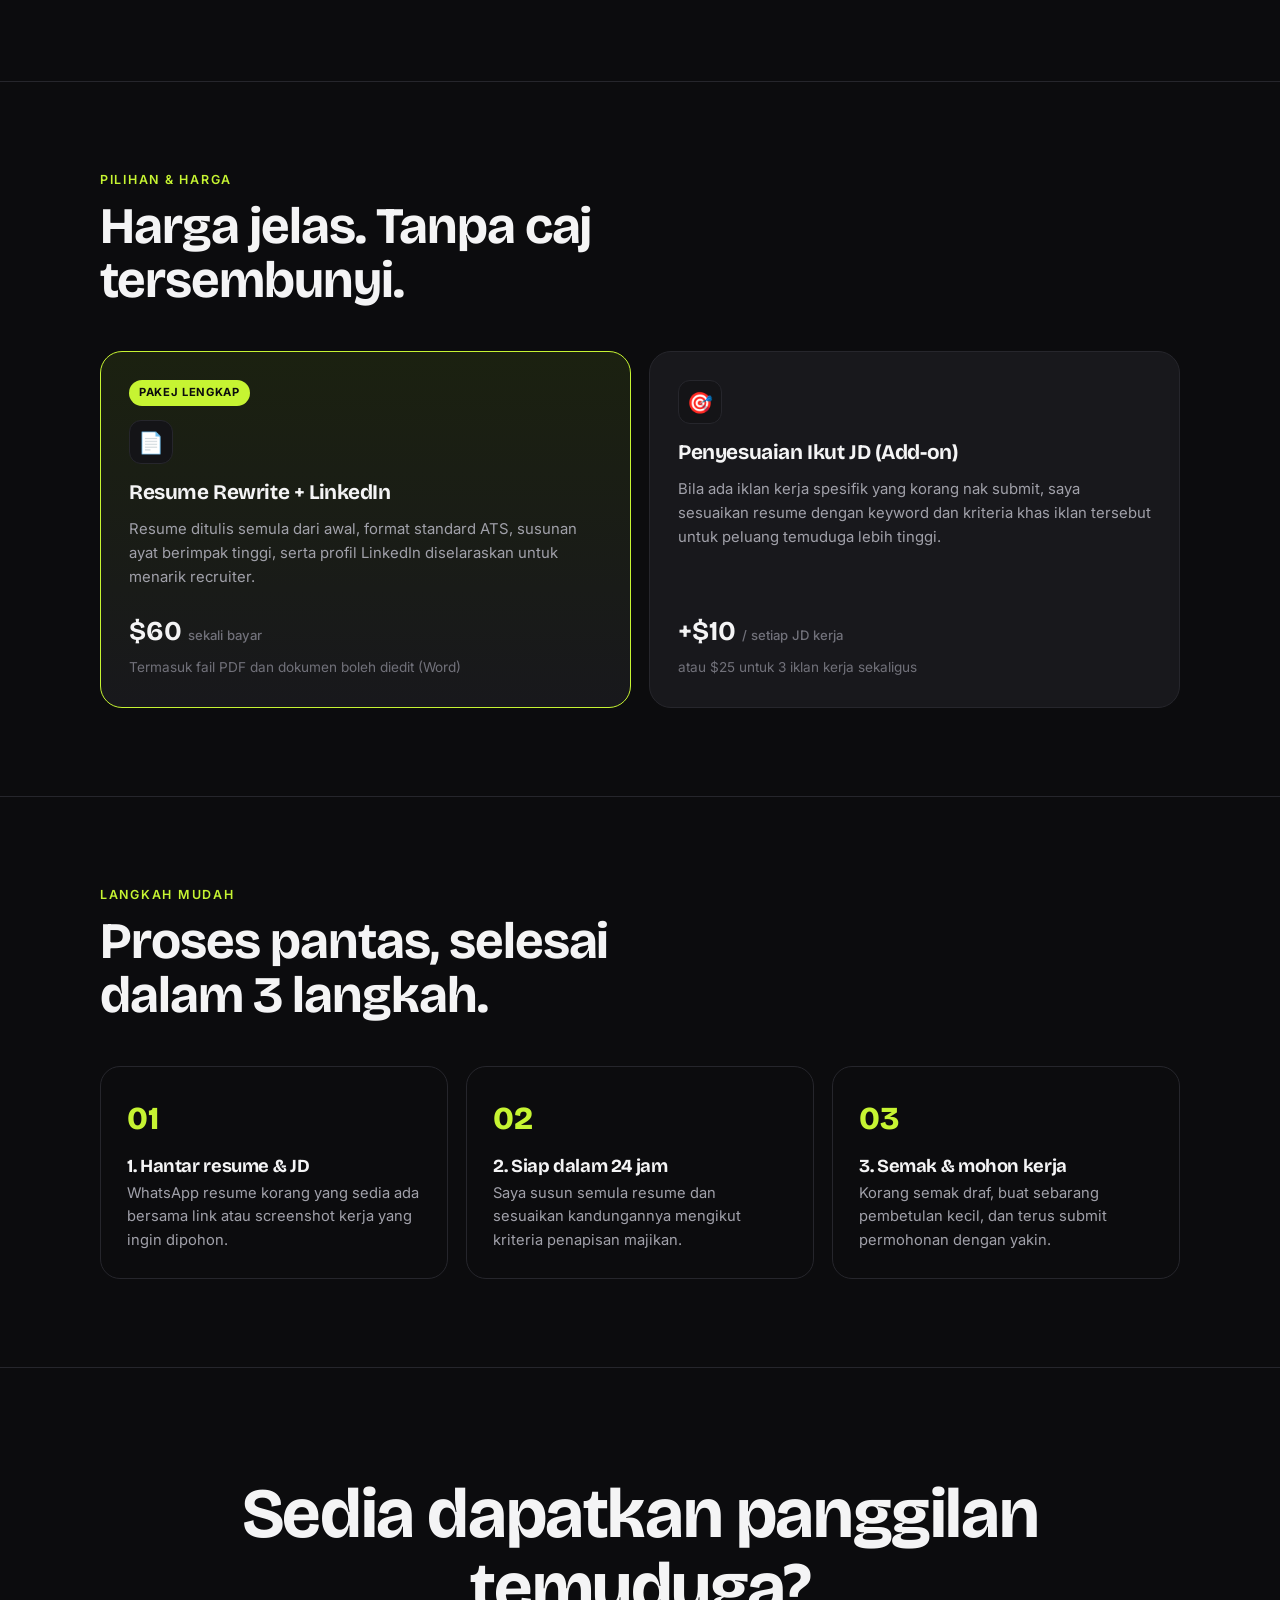
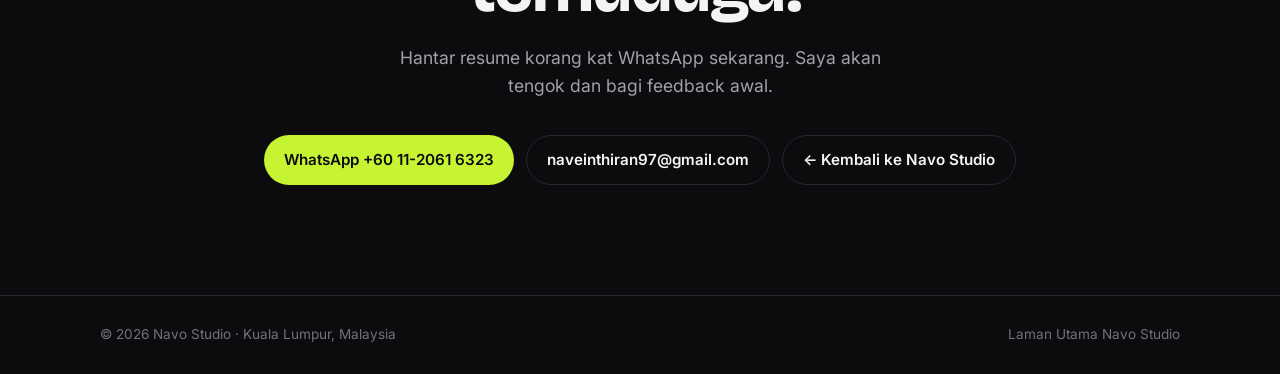
<file: resume.html>
<!doctype html>
<html lang="ms">
<head>
<meta charset="utf-8">
<meta name="viewport" content="width=device-width,initial-scale=1">
<title>Servis Resume & LinkedIn — Navo Studio</title>
<meta name="description" content="Resume profesional ditulis semula mengikut Job Description (JD) dan tapisan ATS. Siap dalam 24 jam dari RM100.">
<meta property="og:title" content="Servis Resume & LinkedIn — Navo Studio">
<meta property="og:description" content="Resume profesional ikut JD dan tapisan ATS. Siap dalam 24 jam dari RM100.">
<link rel="canonical" href="https://navo-studio.vercel.app/resume.html">
<link rel="alternate" hreflang="ms" href="https://navo-studio.vercel.app/resume.html">
<link rel="alternate" hreflang="en" href="https://navo-studio.vercel.app/en/resume.html">
<link rel="alternate" hreflang="x-default" href="https://navo-studio.vercel.app/resume.html">
<meta property="og:locale" content="ms_MY">
<meta property="og:type" content="website">
<meta property="og:url" content="https://navo-studio.vercel.app/resume.html">
<meta property="og:image" content="https://navo-studio.vercel.app/assets/og-ms.jpg">
<link rel="preconnect" href="https://fonts.googleapis.com">
<link href="https://fonts.googleapis.com/css2?family=Bricolage+Grotesque:opsz,wght@12..96,500;12..96,700;12..96,800&family=Inter:wght@400;500;600&display=swap" rel="stylesheet">
<link rel="stylesheet" href="assets/site.css">
</head>
<body>

<nav><div class="wrap">
  <a href="index.html" class="logo">navo<span>.</span>studio</a>
  <div class="navlinks">
    <a href="index.html">Laman Utama</a><a href="#contoh">Contoh</a><a href="#harga">Harga</a>
    <div class="lang" role="group" aria-label="Bahasa"><span aria-current="true">BM</span><a href="en/resume.html" hreflang="en" lang="en">EN</a></div>
    <a href="https://wa.me/601120616323?text=Hi%20Navein%2C%20saya%20nak%20resume%20ikut%20JD%20kerja" class="btn btn-accent" target="_blank" rel="noopener">WhatsApp<span class="wa-word"> saya</span></a>
  </div>
</div></nav>

<header class="hero"><div class="wrap">
  <div>
    <div class="eyebrow">Untuk yang tengah cari kerja</div>
    <h1>Resume yang <em>lepas tapisan recruiter & ATS</em>.</h1>
    <p class="lead">Resume ditulis semula mengikut Job Description (JD) jawatan yang korang nak mohon. Pengalaman yang sama, tapi keyword yang tepat di atas supaya recruiter nampak kelayakan korang dalam 6 saat.</p>
    <div class="ctas">
      <a href="https://wa.me/601120616323?text=Hi%20Navein%2C%20saya%20nak%20resume%20ikut%20JD%20kerja" class="btn btn-accent" target="_blank" rel="noopener">WhatsApp resume sekarang →</a>
      <a href="#contoh" class="btn btn-ghost">Tengok contoh</a>
    </div>
    <div class="meta">
      <div><b>24 jam</b>masa siap</div>
      <div><b class="price" data-myr="RM100" data-usd="$60">RM100</b>sekali bayar</div>
      <div><b>ATS-Friendly</b>lulus sistem HR</div>
    </div>
  </div>
  <div class="me">
    <img src="assets/me.webp" alt="Navein Kulaendran" width="300" height="300">
    <div class="tag"><span class="dot"></span><b>Navein Kulaendran</b>Resume Specialist</div>
  </div>
</div></header>

<section id="contoh"><div class="wrap">
  <div class="head">
    <div><div class="eyebrow">Contoh Sebenar</div><h2>Disusun ikut keperluan jawatan kerja.</h2></div>
    <p>Bukan template kosong. Setiap perkataan diselaraskan dengan kehendak pasaran dan kriteria penapisan HR.</p>
  </div>
  <div class="work-grid">
    <div class="card w-cv" style="grid-column:span 6">
      <div class="shot"><img src="assets/resume.webp" alt="Contoh resume yang disesuaikan untuk jawatan Senior Frontend Engineer" loading="lazy"></div>
      <div class="body">
        <div class="eyebrow">Contoh Resume</div>
        <h3 style="font-size:1.9rem;margin-top:8px">Tailor ikut JD kerja</h3>
        <p>Resume Senior Frontend Engineer, ditulis semula mengikut JD. Pengalaman kekal jujur dan tepat, tetapi istilah teknikal dan pencapaian diletakkan di posisi utama.</p>
        <ul>
          <li>Summary dan kemahiran mencerminkan perkataan dalam iklan kerja (JD)</li>
          <li>Bullet points menunjukkan pencapaian dan angka (results-oriented)</li>
          <li>Format kemas, standard antarabangsa dan mesra pembaca ATS</li>
        </ul>
        <div class="chips"><span class="chip">ATS-friendly</span><span class="chip">Ikut JD</span><span class="chip">Siap dalam 24 jam</span><span class="chip">PDF + Word</span></div>
        <a href="https://wa.me/601120616323?text=Hi%20Navein%2C%20saya%20nak%20resume%20ikut%20JD%20kerja" target="_blank" rel="noopener" class="btn btn-accent">Nak betulkan resume saya →</a>
      </div>
    </div>
  </div>
</div></section>

<section id="harga"><div class="wrap">
  <div class="head">
    <div><div class="eyebrow">Pilihan & Harga</div><h2>Harga jelas. Tanpa caj tersembunyi.</h2></div>
  </div>
  <div class="svc svc-2">
    <div class="card hot">
      <span class="badge">Pakej Lengkap</span>
      <div class="ic">📄</div>
      <h3>Resume Rewrite + LinkedIn</h3>
      <p>Resume ditulis semula dari awal, format standard ATS, susunan ayat berimpak tinggi, serta profil LinkedIn diselaraskan untuk menarik recruiter.</p>
      <div class="price" data-myr="RM100" data-usd="$60">RM100 <small>sekali bayar</small></div>
      <div class="alt">Termasuk fail PDF dan dokumen boleh diedit (Word)</div>
    </div>
    <div class="card">
      <div class="ic">🎯</div>
      <h3>Penyesuaian Ikut JD (Add-on)</h3>
      <p>Bila ada iklan kerja spesifik yang korang nak submit, saya sesuaikan resume dengan keyword dan kriteria khas iklan tersebut untuk peluang temuduga lebih tinggi.</p>
      <div class="price" data-myr="+RM20" data-usd="+$10">+RM20 <small>/ setiap JD kerja</small></div>
      <div class="alt">atau <span class="price-alt" data-myr="RM50" data-usd="$25">RM50</span> untuk 3 iklan kerja sekaligus</div>
    </div>
  </div>
</div></section>

<section><div class="wrap">
  <div class="head"><div><div class="eyebrow">Langkah Mudah</div><h2>Proses pantas, selesai dalam 3 langkah.</h2></div></div>
  <div class="steps steps-3">
    <div class="step"><h3>1. Hantar resume & JD</h3><p>WhatsApp resume korang yang sedia ada bersama link atau screenshot kerja yang ingin dipohon.</p></div>
    <div class="step"><h3>2. Siap dalam 24 jam</h3><p>Saya susun semula resume dan sesuaikan kandungannya mengikut kriteria penapisan majikan.</p></div>
    <div class="step"><h3>3. Semak & mohon kerja</h3><p>Korang semak draf, buat sebarang pembetulan kecil, dan terus submit permohonan dengan yakin.</p></div>
  </div>
</div></section>

<section class="contact"><div class="wrap">
  <h2>Sedia dapatkan panggilan temuduga?</h2>
  <p>Hantar resume korang kat WhatsApp sekarang. Saya akan tengok dan bagi feedback awal.</p>
  <div class="ctas">
    <a href="https://wa.me/601120616323?text=Hi%20Navein%2C%20saya%20nak%20resume%20ikut%20JD%20kerja" class="btn btn-accent" target="_blank" rel="noopener">WhatsApp +60 11-2061 6323</a>
    <a href="mailto:naveinthiran97@gmail.com" class="btn btn-ghost">naveinthiran97@gmail.com</a>
    <a href="index.html" class="btn btn-ghost">← Kembali ke Navo Studio</a>
  </div>
</div></section>

<footer><div class="wrap"><span>© 2026 Navo Studio · Kuala Lumpur, Malaysia</span><span><a href="index.html" style="color:var(--dim)">Laman Utama Navo Studio</a></span></div></footer>

<script>
(function(){
  var tz='';try{tz=Intl.DateTimeFormat().resolvedOptions().timeZone||''}catch(e){}
  var c=/^Asia\/(Kuala_Lumpur|Kuching)$/.test(tz)?'myr':'usd';
  var p=new URLSearchParams(window.location.search);
  if(p.get('cur')==='usd')c='usd';
  if(p.get('cur')==='myr')c='myr';
  if(c==='myr')return;
  document.querySelectorAll('[data-myr]').forEach(function(el){
    var t=el.firstChild; if(t&&t.nodeType===3){t.nodeValue=el.dataset.usd+(el.children.length?' ':'')}
  });
})();
</script>
</body>
</html>
</file>
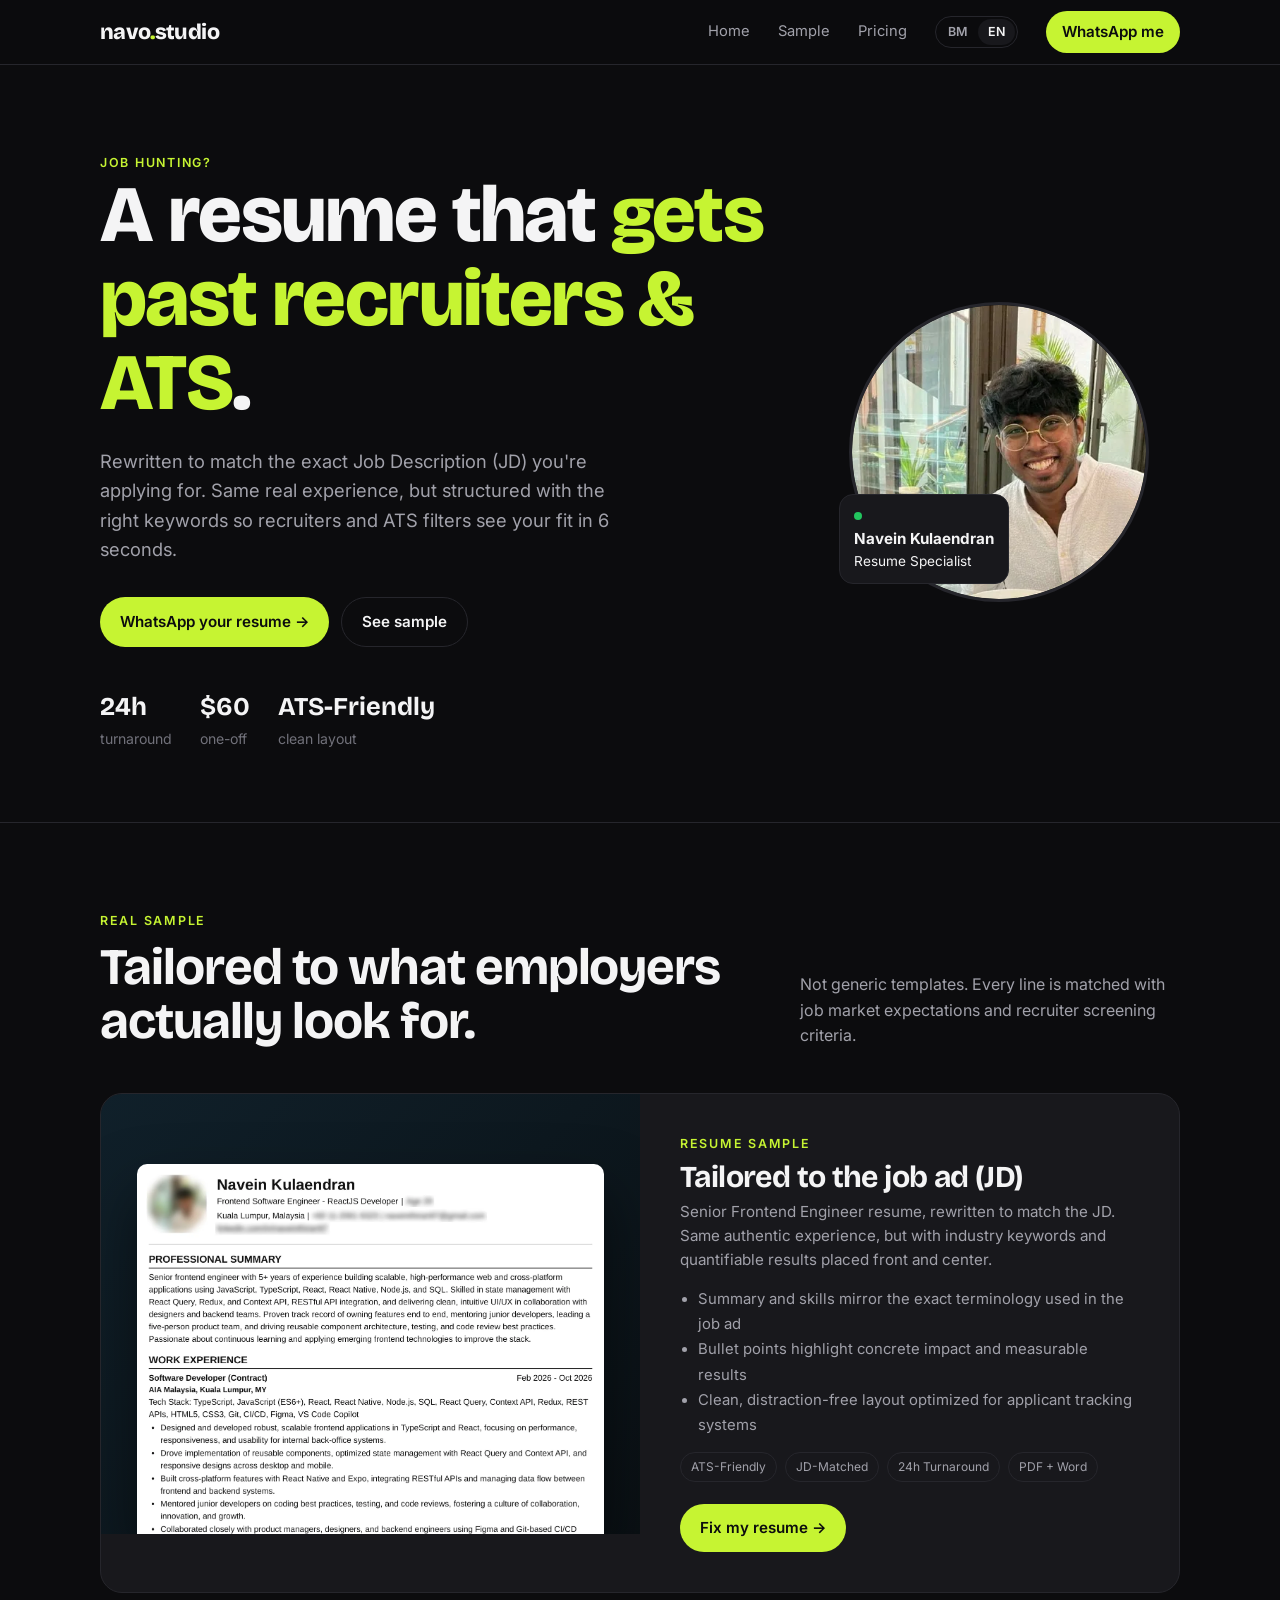
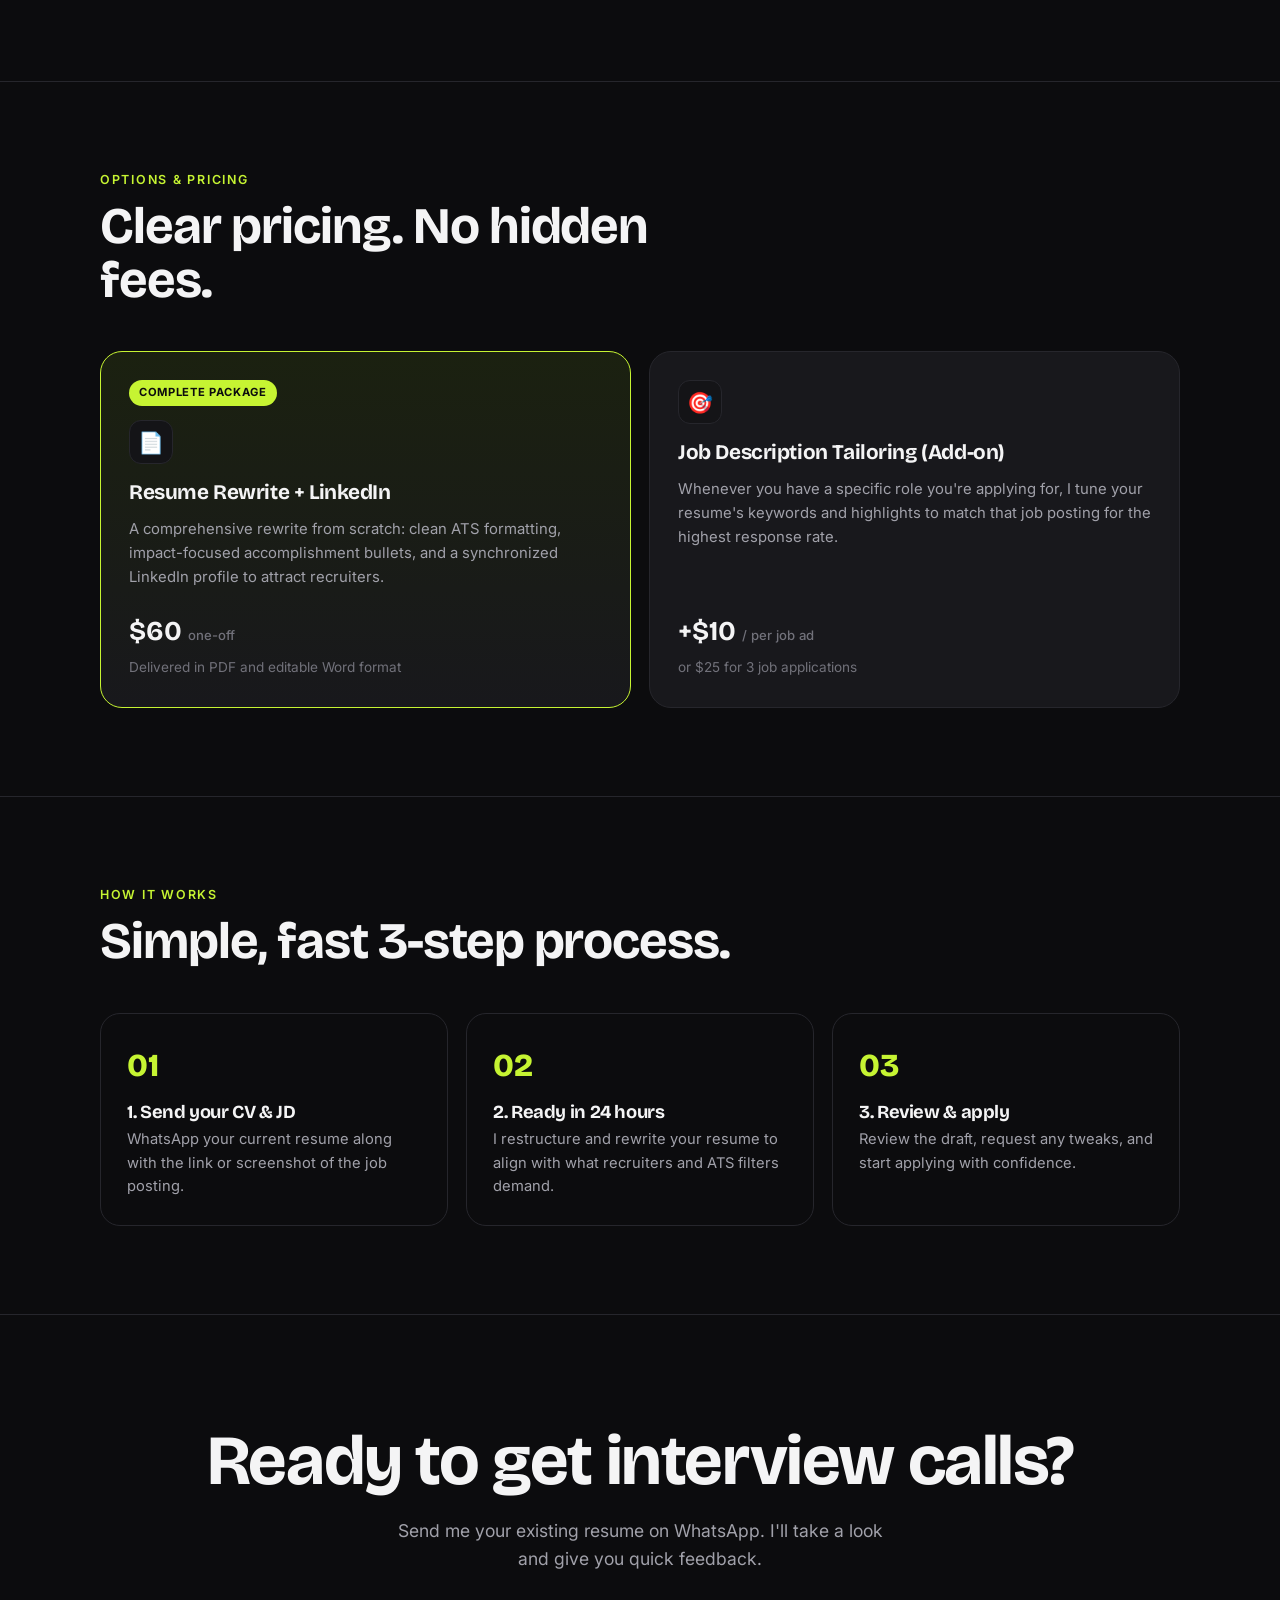
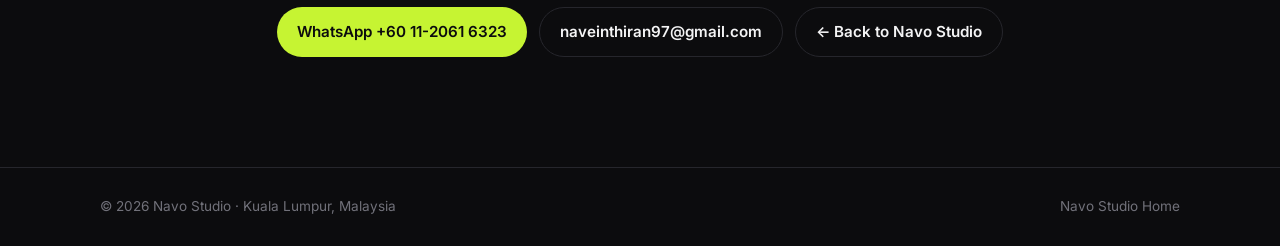
<file: en/resume.html>
<!doctype html>
<html lang="en">
<head>
<meta charset="utf-8">
<meta name="viewport" content="width=device-width,initial-scale=1">
<title>Resume & LinkedIn Service — Navo Studio</title>
<meta name="description" content="Professional resume rewriting tailored to the Job Description (JD) and built to pass ATS filters. 24h turnaround from RM100 / $60.">
<meta property="og:title" content="Resume & LinkedIn Service — Navo Studio">
<meta property="og:description" content="Professional resume rewriting tailored to the Job Description (JD) and built to pass ATS filters. 24h turnaround from RM100 / $60.">
<link rel="canonical" href="https://navo-studio.vercel.app/en/resume.html">
<link rel="alternate" hreflang="ms" href="https://navo-studio.vercel.app/resume.html">
<link rel="alternate" hreflang="en" href="https://navo-studio.vercel.app/en/resume.html">
<link rel="alternate" hreflang="x-default" href="https://navo-studio.vercel.app/resume.html">
<meta property="og:locale" content="en_MY">
<meta property="og:type" content="website">
<meta property="og:url" content="https://navo-studio.vercel.app/en/resume.html">
<meta property="og:image" content="https://navo-studio.vercel.app/assets/og.jpg">
<link rel="preconnect" href="https://fonts.googleapis.com">
<link href="https://fonts.googleapis.com/css2?family=Bricolage+Grotesque:opsz,wght@12..96,500;12..96,700;12..96,800&family=Inter:wght@400;500;600&display=swap" rel="stylesheet">
<link rel="stylesheet" href="../assets/site.css">
</head>
<body>

<nav><div class="wrap">
  <a href="index.html" class="logo">navo<span>.</span>studio</a>
  <div class="navlinks">
    <a href="index.html">Home</a><a href="#sample">Sample</a><a href="#pricing">Pricing</a>
    <div class="lang" role="group" aria-label="Language"><a href="../resume.html" hreflang="ms" lang="ms">BM</a><span aria-current="true">EN</span></div>
    <a href="https://wa.me/601120616323?text=Hi%20Navein%2C%20I%20want%20my%20resume%20tailored%20to%20a%20job" class="btn btn-accent" target="_blank" rel="noopener">WhatsApp<span class="wa-word"> me</span></a>
  </div>
</div></nav>

<header class="hero"><div class="wrap">
  <div>
    <div class="eyebrow">Job hunting?</div>
    <h1>A resume that <em>gets past recruiters & ATS</em>.</h1>
    <p class="lead">Rewritten to match the exact Job Description (JD) you're applying for. Same real experience, but structured with the right keywords so recruiters and ATS filters see your fit in 6 seconds.</p>
    <div class="ctas">
      <a href="https://wa.me/601120616323?text=Hi%20Navein%2C%20I%20want%20my%20resume%20tailored%20to%20a%20job" class="btn btn-accent" target="_blank" rel="noopener">WhatsApp your resume →</a>
      <a href="#sample" class="btn btn-ghost">See sample</a>
    </div>
    <div class="meta">
      <div><b>24h</b>turnaround</div>
      <div><b class="price" data-myr="RM100" data-usd="$60">RM100</b>one-off</div>
      <div><b>ATS-Friendly</b>clean layout</div>
    </div>
  </div>
  <div class="me">
    <img src="../assets/me.webp" alt="Navein Kulaendran" width="300" height="300">
    <div class="tag"><span class="dot"></span><b>Navein Kulaendran</b>Resume Specialist</div>
  </div>
</div></header>

<section id="sample"><div class="wrap">
  <div class="head">
    <div><div class="eyebrow">Real Sample</div><h2>Tailored to what employers actually look for.</h2></div>
    <p>Not generic templates. Every line is matched with job market expectations and recruiter screening criteria.</p>
  </div>
  <div class="work-grid">
    <div class="card w-cv" style="grid-column:span 6">
      <div class="shot"><img src="../assets/resume.webp" alt="Sample resume tailored for a Senior Frontend Engineer role" loading="lazy"></div>
      <div class="body">
        <div class="eyebrow">Resume Sample</div>
        <h3 style="font-size:1.9rem;margin-top:8px">Tailored to the job ad (JD)</h3>
        <p>Senior Frontend Engineer resume, rewritten to match the JD. Same authentic experience, but with industry keywords and quantifiable results placed front and center.</p>
        <ul>
          <li>Summary and skills mirror the exact terminology used in the job ad</li>
          <li>Bullet points highlight concrete impact and measurable results</li>
          <li>Clean, distraction-free layout optimized for applicant tracking systems</li>
        </ul>
        <div class="chips"><span class="chip">ATS-Friendly</span><span class="chip">JD-Matched</span><span class="chip">24h Turnaround</span><span class="chip">PDF + Word</span></div>
        <a href="https://wa.me/601120616323?text=Hi%20Navein%2C%20I%20want%20my%20resume%20tailored%20to%20a%20job" target="_blank" rel="noopener" class="btn btn-accent">Fix my resume →</a>
      </div>
    </div>
  </div>
</div></section>

<section id="pricing"><div class="wrap">
  <div class="head">
    <div><div class="eyebrow">Options & Pricing</div><h2>Clear pricing. No hidden fees.</h2></div>
  </div>
  <div class="svc svc-2">
    <div class="card hot">
      <span class="badge">Complete Package</span>
      <div class="ic">📄</div>
      <h3>Resume Rewrite + LinkedIn</h3>
      <p>A comprehensive rewrite from scratch: clean ATS formatting, impact-focused accomplishment bullets, and a synchronized LinkedIn profile to attract recruiters.</p>
      <div class="price" data-myr="RM100" data-usd="$60">RM100 <small>one-off</small></div>
      <div class="alt">Delivered in PDF and editable Word format</div>
    </div>
    <div class="card">
      <div class="ic">🎯</div>
      <h3>Job Description Tailoring (Add-on)</h3>
      <p>Whenever you have a specific role you're applying for, I tune your resume's keywords and highlights to match that job posting for the highest response rate.</p>
      <div class="price" data-myr="+RM20" data-usd="+$10">+RM20 <small>/ per job ad</small></div>
      <div class="alt">or <span class="price-alt" data-myr="RM50" data-usd="$25">RM50</span> for 3 job applications</div>
    </div>
  </div>
</div></section>

<section><div class="wrap">
  <div class="head"><div><div class="eyebrow">How it works</div><h2>Simple, fast 3-step process.</h2></div></div>
  <div class="steps steps-3">
    <div class="step"><h3>1. Send your CV & JD</h3><p>WhatsApp your current resume along with the link or screenshot of the job posting.</p></div>
    <div class="step"><h3>2. Ready in 24 hours</h3><p>I restructure and rewrite your resume to align with what recruiters and ATS filters demand.</p></div>
    <div class="step"><h3>3. Review & apply</h3><p>Review the draft, request any tweaks, and start applying with confidence.</p></div>
  </div>
</div></section>

<section class="contact"><div class="wrap">
  <h2>Ready to get interview calls?</h2>
  <p>Send me your existing resume on WhatsApp. I'll take a look and give you quick feedback.</p>
  <div class="ctas">
    <a href="https://wa.me/601120616323?text=Hi%20Navein%2C%20I%20want%20my%20resume%20tailored%20to%20a%20job" class="btn btn-accent" target="_blank" rel="noopener">WhatsApp +60 11-2061 6323</a>
    <a href="mailto:naveinthiran97@gmail.com" class="btn btn-ghost">naveinthiran97@gmail.com</a>
    <a href="index.html" class="btn btn-ghost">← Back to Navo Studio</a>
  </div>
</div></section>

<footer><div class="wrap"><span>© 2026 Navo Studio · Kuala Lumpur, Malaysia</span><span><a href="index.html" style="color:var(--dim)">Navo Studio Home</a></span></div></footer>

<script>
(function(){
  var tz='';try{tz=Intl.DateTimeFormat().resolvedOptions().timeZone||''}catch(e){}
  var c=/^Asia\/(Kuala_Lumpur|Kuching)$/.test(tz)?'myr':'usd';
  var p=new URLSearchParams(window.location.search);
  if(p.get('cur')==='usd')c='usd';
  if(p.get('cur')==='myr')c='myr';
  if(c==='myr')return;
  document.querySelectorAll('[data-myr]').forEach(function(el){
    var t=el.firstChild; if(t&&t.nodeType===3){t.nodeValue=el.dataset.usd+(el.children.length?' ':'')}
  });
})();
</script>
</body>
</html>
</file>
<file: assets/site.css>
:root{
  --bg:#0c0c0e;--bg2:#141417;--card:#18181c;--line:#26262c;
  --text:#f4f4f5;--mute:#a1a1aa;--dim:#71717a;
  --accent:#c6f432;--accent-ink:#0c0c0e;
}
*{box-sizing:border-box;margin:0;padding:0}
html{scroll-behavior:smooth}
body{background:var(--bg);color:var(--text);font-family:Inter,system-ui,sans-serif;line-height:1.6;-webkit-font-smoothing:antialiased}
a{color:inherit;text-decoration:none}
img,video{display:block;max-width:100%}
.wrap{max-width:1120px;margin:0 auto;padding:0 20px}
h1,h2,h3{font-family:'Bricolage Grotesque',sans-serif;line-height:1.05;letter-spacing:-.02em}
.eyebrow{font-size:.78rem;font-weight:600;letter-spacing:.14em;text-transform:uppercase;color:var(--accent)}

/* nav */
nav{position:sticky;top:0;z-index:20;background:rgba(12,12,14,.8);backdrop-filter:blur(12px);border-bottom:1px solid var(--line)}
nav .wrap{display:flex;align-items:center;justify-content:space-between;height:64px}
.logo{font-family:'Bricolage Grotesque';font-weight:800;font-size:1.35rem;letter-spacing:-.03em}
.logo span{color:var(--accent)}
.navlinks{display:flex;gap:28px;align-items:center;font-size:.92rem;color:var(--mute)}
.navlinks a:hover{color:var(--text)}
.btn{display:inline-flex;align-items:center;gap:8px;padding:12px 20px;border-radius:999px;font-weight:600;font-size:.95rem;transition:transform .15s,background .15s}
.btn:hover{transform:translateY(-1px)}
.btn-accent{background:var(--accent);color:var(--accent-ink)}
.btn-ghost{border:1px solid var(--line);color:var(--text)}
.btn-ghost:hover{background:var(--card)}
.navlinks .btn{padding:9px 16px;color:var(--accent-ink);gap:4px}
@media(max-width:760px){.navlinks>a:not(.btn){display:none}.navlinks{gap:10px}.navlinks .btn{padding:8px 13px;font-size:.85rem;white-space:nowrap}}

/* hero */
.hero{padding:88px 0 72px}
.hero .wrap{display:grid;grid-template-columns:1.3fr .7fr;gap:48px;align-items:center}
.hero h1{font-size:clamp(2.6rem,6.4vw,5rem);font-weight:800}
.hero h1 em{font-style:normal;color:var(--accent)}
.hero p.lead{margin:22px 0 32px;font-size:1.15rem;color:var(--mute);max-width:540px}
.hero .ctas{display:flex;gap:12px;flex-wrap:wrap}
.hero .meta{display:flex;gap:28px;margin-top:40px;flex-wrap:wrap}
.hero .meta div{font-size:.88rem;color:var(--dim)}
.hero .meta b{display:block;font-family:'Bricolage Grotesque';font-size:1.6rem;color:var(--text)}
.me{position:relative;justify-self:center}
.me img{width:300px;height:auto;aspect-ratio:1;object-fit:cover;border-radius:50%;border:3px solid var(--line)}
.me .tag{position:absolute;bottom:18px;left:-10px;background:var(--card);border:1px solid var(--line);border-radius:14px;padding:10px 14px;font-size:.85rem}
.me .tag b{display:block;font-size:.95rem}
.dot{display:inline-block;width:8px;height:8px;border-radius:50%;background:#22c55e;margin-right:6px}
@media(max-width:860px){.hero .wrap{grid-template-columns:1fr}.me{order:-1}.me img{width:180px}.me .tag{position:static;margin-top:12px;text-align:center}.hero{padding-top:48px}}

section{padding:88px 0;border-top:1px solid var(--line)}
.head{display:flex;justify-content:space-between;align-items:end;gap:24px;margin-bottom:44px;flex-wrap:wrap}
.head h2{font-size:clamp(2rem,4.4vw,3.2rem);margin-top:10px;max-width:640px}
.head p{color:var(--mute);max-width:380px}

/* work */
.work-grid{display:grid;grid-template-columns:repeat(3,1fr);gap:20px}
.card{background:var(--card);border:1px solid var(--line);border-radius:22px;overflow:hidden}
.card .body{padding:22px 24px 26px}
.card h3{font-size:1.4rem;margin-bottom:6px}
.card p{color:var(--mute);font-size:.95rem}
.chips{display:flex;gap:8px;flex-wrap:wrap;margin-top:14px}
.chip{font-size:.75rem;padding:4px 10px;border-radius:999px;border:1px solid var(--line);color:var(--mute)}

/* showcase card */
.w-card{display:flex;flex-direction:column;border:1px solid var(--line);background:var(--card);border-radius:20px;overflow:hidden;transition:border-color .2s,transform .2s}
.w-card:hover{border-color:var(--accent);transform:translateY(-2px)}
.w-card .shot{background:linear-gradient(135deg,#181e10,#0d1109);padding:18px;display:flex;align-items:center;justify-content:center}
.w-card .shot-blue{background:linear-gradient(135deg,#0e1a2b,#080f1a)}
.w-card .shot-teal{background:linear-gradient(135deg,#0d2222,#071414)}
.w-card .shot-amber{background:linear-gradient(135deg,#241a0e,#140d06)}
.w-card .shot-slate{background:linear-gradient(135deg,#151922,#0c0e14)}
.w-card .shot-emerald{background:linear-gradient(135deg,#0d2215,#07140b)}
.w-card .browser{width:100%;background:#fff;border-radius:10px;overflow:hidden;box-shadow:0 15px 30px rgba(0,0,0,.4)}
.w-card .browser .bar{background:#f1f3f5;padding:7px 10px;display:flex;gap:5px;align-items:center}
.w-card .browser .bar i{width:8px;height:8px;border-radius:50%;background:#cbd5e1}
.w-card .browser .bar span{margin-left:8px;font-size:.68rem;color:#475569;background:#fff;border-radius:4px;padding:2px 8px;max-width:180px;overflow:hidden;text-overflow:ellipsis;white-space:nowrap}
.w-card .browser .frame{position:relative;height:190px;overflow:hidden;background:#0f172a}
.w-card .browser .frame img{width:100%;height:100%;object-fit:cover;object-position:top;display:block}
.w-card .body{padding:22px 24px;display:flex;flex-direction:column;flex:1}
.w-card .eyebrow{font-size:.72rem;letter-spacing:.06em;text-transform:uppercase;color:var(--accent);font-weight:700}
.w-card h3{font-size:1.25rem;margin:6px 0 8px;line-height:1.3}
.w-card p{color:var(--mute);font-size:.88rem;line-height:1.5;margin-bottom:14px;flex:1}
.w-card .chips{margin-top:auto;margin-bottom:16px}
.w-card .btn{align-self:flex-start;font-size:.84rem;padding:8px 16px}

/* replication card */
.w-replicate{grid-column:1/-1;background:linear-gradient(135deg,#151d10,#0d1413);border:1.5px dashed var(--accent);border-radius:22px;padding:34px;display:grid;grid-template-columns:1.2fr .8fr;gap:28px;align-items:center}
.w-replicate h3{font-size:clamp(1.5rem,3vw,2.1rem);margin:8px 0 10px;line-height:1.2}
.w-replicate p{color:var(--mute);font-size:.95rem;line-height:1.6;margin-bottom:18px}
.w-replicate .rep-box{background:var(--card);border:1px solid var(--line);border-radius:16px;padding:22px;display:flex;flex-direction:column;gap:12px;box-shadow:0 15px 35px rgba(0,0,0,.35)}
.w-replicate .rep-input-wrap{display:flex;gap:10px;background:var(--bg);border:1px solid var(--line);border-radius:10px;padding:10px 14px;align-items:center}
.w-replicate .rep-input-wrap span{color:var(--dim);font-size:.85rem;white-space:nowrap}
.w-replicate .rep-input{flex:1;background:transparent;border:0;color:var(--text);font-size:.9rem;outline:none}
.w-replicate .rep-features{display:flex;gap:14px;flex-wrap:wrap;margin-top:4px}
.w-replicate .rep-features span{font-size:.8rem;color:var(--mute);display:flex;align-items:center;gap:6px}
.w-replicate .rep-features span b{color:var(--accent)}

@media(max-width:960px){
  .work-grid{grid-template-columns:repeat(2,1fr)}
  .w-replicate{grid-template-columns:1fr;padding:26px}
}
@media(max-width:640px){
  .work-grid{grid-template-columns:1fr}
}
.w-cred{grid-column:span 6;background:var(--bg2);border:1px solid var(--line);border-radius:18px}
.w-cred .body{padding:20px 24px;display:flex;align-items:center;justify-content:space-between;gap:16px;flex-wrap:wrap}
.w-cred p{color:var(--mute);font-size:.92rem;margin-top:4px}
.w-cred strong{color:var(--text)}
.w-app{grid-column:span 6}
.screens{display:flex;gap:14px;padding:28px 24px 0;overflow-x:auto;scrollbar-width:none;background:linear-gradient(180deg,#2a1030,#18181c)}
.screens img{width:210px;flex:none;border-radius:16px 16px 0 0}
.w-vid{grid-column:span 3}
.w-vid .vbox{background:#000;display:flex;justify-content:center}
.w-vid video{height:min(78vh,720px);width:auto;max-width:100%;aspect-ratio:9/16;object-fit:contain;background:#000}
.w-cv{grid-column:span 6;display:grid;grid-template-columns:1fr 1fr}
.w-cv .shot{background:linear-gradient(135deg,#10202a,#0a1014);padding:36px 36px 0;display:flex;justify-content:center;align-items:flex-end;max-height:440px;overflow:hidden}
.w-cv .shot img{width:100%;max-width:520px;border-radius:10px 10px 0 0;box-shadow:0 30px 60px rgba(0,0,0,.5)}
.w-cv .body{display:flex;flex-direction:column;justify-content:center;padding:40px}
.w-cv ul{margin:14px 0 0 18px;color:var(--mute);font-size:.93rem;line-height:1.7}
.w-cv .body a{margin-top:22px;align-self:flex-start}
@media(max-width:860px){.w-site{grid-template-columns:1fr}.w-vid{grid-column:span 6}}
@media(max-width:860px){.w-cv{grid-template-columns:1fr}.w-cv .shot{max-height:340px}}

/* services */
.svc{display:grid;grid-template-columns:repeat(3,1fr);gap:18px}
@media(max-width:1000px){.svc{grid-template-columns:1fr 1fr}}
.svc .card{padding:28px;display:flex;flex-direction:column}
.svc .card.hot{border-color:var(--accent);background:linear-gradient(180deg,#1b2110,var(--card))}
.svc .ic{width:44px;height:44px;border-radius:12px;background:var(--bg2);border:1px solid var(--line);display:flex;align-items:center;justify-content:center;font-size:1.3rem;margin-bottom:18px}
.svc h3{font-size:1.3rem}
.svc p{color:var(--mute);font-size:.93rem;margin:8px 0 20px;flex:1}
.price{font-family:'Bricolage Grotesque';font-size:1.7rem;font-weight:700}
.price small{font-family:Inter;font-size:.82rem;color:var(--dim);font-weight:500}
.svc .card.wide{grid-column:1/-1;flex-direction:row;align-items:center;justify-content:space-between;gap:24px}
.svc .card.wide p{margin-bottom:0}
.btn-wa{background:#25d366;color:#fff;font-size:1.05rem;padding:14px 24px;flex:none}
@media(max-width:600px){.svc .card.wide{flex-direction:column;align-items:flex-start}}
.alt{font-size:.85rem;color:var(--dim);margin-top:4px}
.badge{align-self:flex-start;font-size:.7rem;font-weight:700;letter-spacing:.06em;text-transform:uppercase;background:var(--accent);color:var(--accent-ink);padding:4px 10px;border-radius:999px;margin-bottom:14px}
.svc-extra{margin-top:24px;text-align:center;padding:20px;border:1px dashed var(--line);border-radius:16px;color:var(--mute);font-size:.95rem}
.svc-extra a{color:var(--accent);font-weight:600}
.svc-extra a:hover{text-decoration:underline}
.svc-2{grid-template-columns:repeat(2,1fr)}
@media(max-width:700px){.svc-2{grid-template-columns:1fr}}
@media(max-width:600px){.svc{grid-template-columns:1fr}}

/* steps */
.steps{display:grid;grid-template-columns:repeat(4,1fr);gap:18px;counter-reset:s}
.steps-3{grid-template-columns:repeat(3,1fr)}
.step{padding:26px;border-radius:20px;border:1px solid var(--line)}
.step::before{counter-increment:s;content:"0" counter(s);font-family:'Bricolage Grotesque';font-weight:800;font-size:2rem;color:var(--accent)}
.step h3{font-size:1.15rem;margin:12px 0 6px}
.step p{color:var(--mute);font-size:.92rem}
@media(max-width:860px){.steps{grid-template-columns:1fr 1fr}.steps-3{grid-template-columns:1fr}}
@media(max-width:520px){.steps{grid-template-columns:1fr}}

/* about */
.about{display:grid;grid-template-columns:.8fr 1.2fr;gap:56px;align-items:start}
.about p{color:var(--mute);margin-bottom:16px;font-size:1.05rem}
.about p b{color:var(--text);font-weight:600}
.logos{display:flex;flex-wrap:wrap;gap:10px;margin-top:24px}
.logos span{padding:8px 14px;border:1px solid var(--line);border-radius:10px;font-size:.88rem;color:var(--mute)}
@media(max-width:860px){.about{grid-template-columns:1fr;gap:20px}}

/* contact */
.contact{text-align:center;padding:110px 0}
.contact h2{font-size:clamp(2.4rem,6vw,4.4rem)}
.contact p{color:var(--mute);margin:18px auto 34px;max-width:520px;font-size:1.1rem}
.contact .ctas{display:flex;gap:12px;justify-content:center;flex-wrap:wrap}
footer{border-top:1px solid var(--line);padding:28px 0;color:var(--dim);font-size:.85rem}
footer .wrap{display:flex;justify-content:space-between;flex-wrap:wrap;gap:12px}

/* language toggle */
.lang{display:inline-flex;flex:none;border:1px solid var(--line);border-radius:999px;padding:2px;font-size:.78rem;font-weight:600;line-height:1.2}
.lang a,.lang span{padding:6px 10px;border-radius:999px}
.lang span{background:var(--card);color:var(--text)}
@media(max-width:440px){.wa-word{display:none}}
@media(max-width:360px){.logo{font-size:1.15rem}.lang a,.lang span{padding:6px 8px}.navlinks .btn{padding:8px 11px}}
</file>
